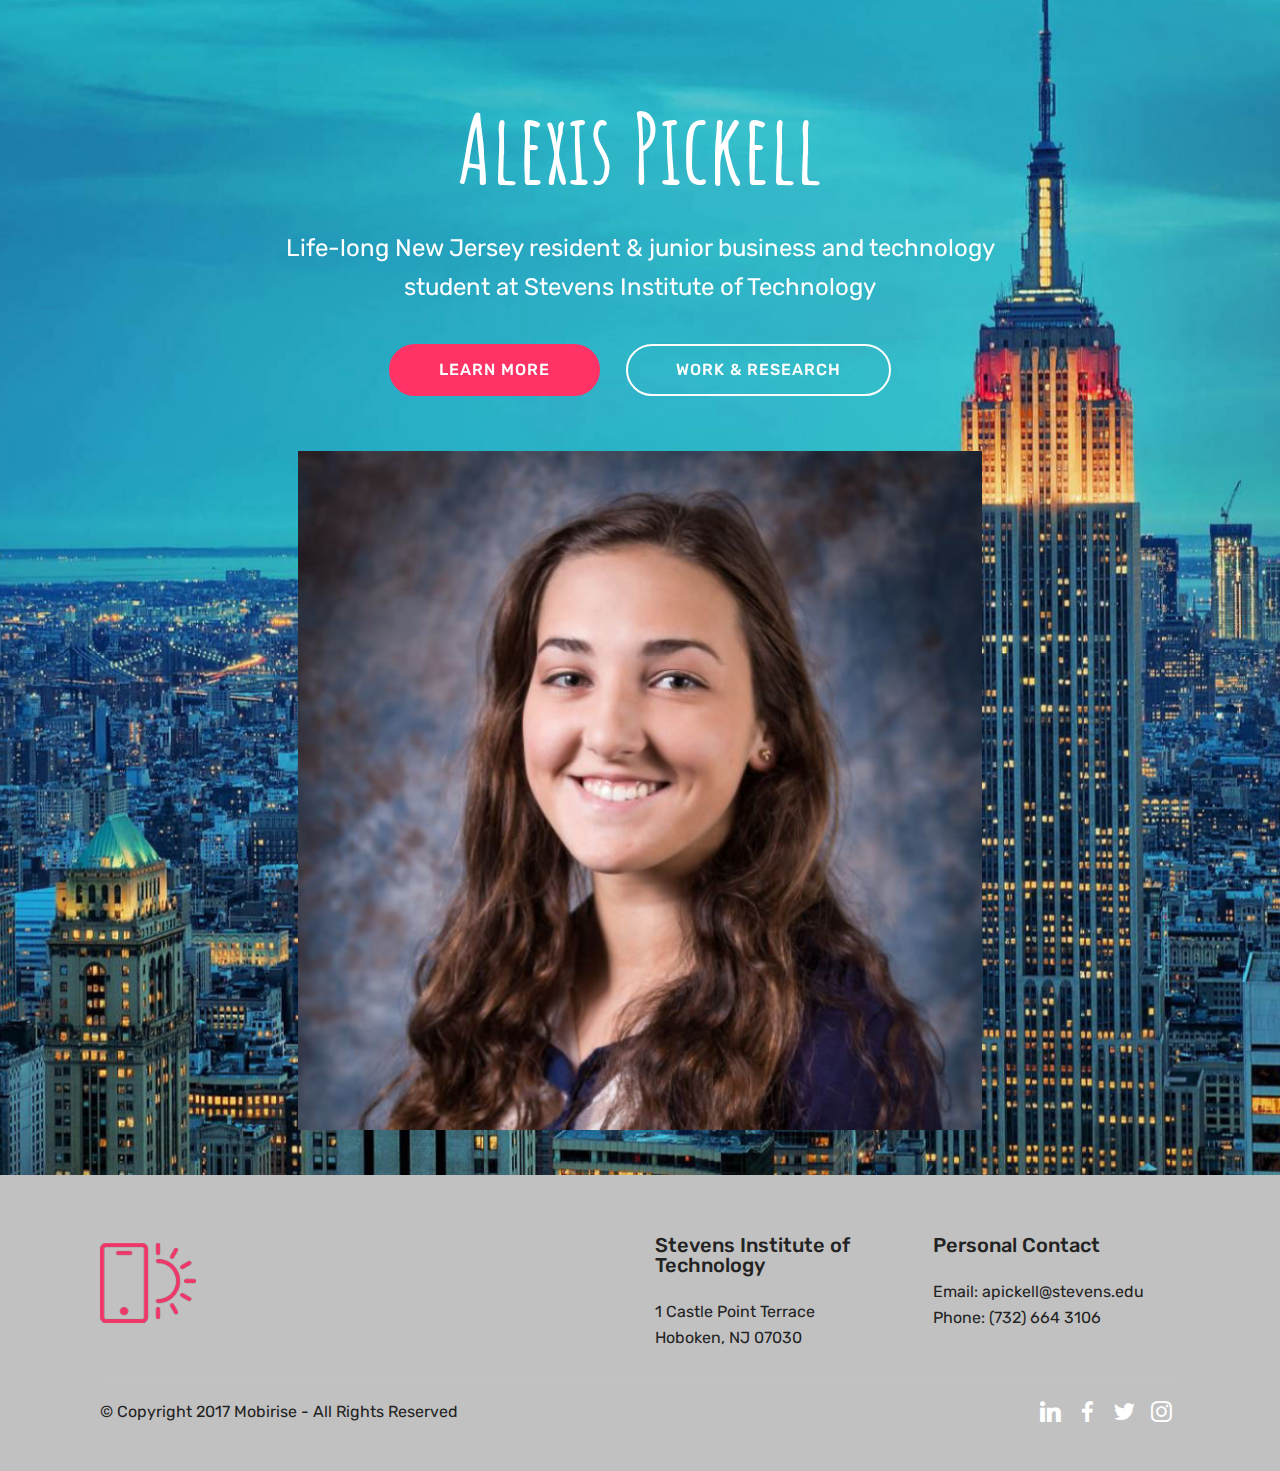
<file: index.html>
<!DOCTYPE html>
<html >
<head>
  <!-- Site made with Mobirise Website Builder v4.7.1, https://mobirise.com -->
  <meta charset="UTF-8">
  <meta http-equiv="X-UA-Compatible" content="IE=edge">
  <meta name="generator" content="Mobirise v4.7.1, mobirise.com">
  <meta name="viewport" content="width=device-width, initial-scale=1, minimum-scale=1">
  <link rel="shortcut icon" href="assets/images/logo4.png" type="image/x-icon">
  <meta name="description" content="">
  <title>Home</title>
  <link rel="stylesheet" href="assets/tether/tether.min.css">
  <link rel="stylesheet" href="assets/bootstrap/css/bootstrap.min.css">
  <link rel="stylesheet" href="assets/bootstrap/css/bootstrap-grid.min.css">
  <link rel="stylesheet" href="assets/bootstrap/css/bootstrap-reboot.min.css">
  <link rel="stylesheet" href="assets/socicon/css/styles.css">
  <link rel="stylesheet" href="assets/theme/css/style.css">
  <link rel="stylesheet" href="assets/mobirise/css/mbr-additional.css" type="text/css">
  
  
  
</head>
<body>
  <section class="header4 cid-qP2qMxAw63 mbr-parallax-background" id="header4-0">

    

    

    <div class="container">
        <div class="row justify-content-md-center">
            <div class="media-content col-md-10">
                <h1 class="mbr-section-title align-center mbr-white pb-3 mbr-bold mbr-fonts-style display-1">
                    Alexis Pickell</h1>
                
                <div class="mbr-text align-center mbr-white pb-3">
                    <p class="mbr-text mbr-fonts-style display-5">Life-long New Jersey resident &amp; junior business and technology <br>student at Stevens Institute of Technology</p>
                </div>
                <div class="mbr-section-btn align-center"><a class="btn btn-md btn-primary display-4" href="page2.html">LEARN MORE</a> <a class="btn btn-md btn-white-outline display-4" href="page3.html">WORK &amp; RESEARCH</a></div>
            </div>
            <div class="mbr-figure pt-5">
                <img src="assets/images/pickell.headshot-587x583.jpg" alt="Mobirise" title="" style="width: 60%;">
            </div>
        </div>
    </div>
</section>

<section class="engine"><a href="https://mobirise.ws/c">best web site maker</a></section><section class="cid-qPp7Xs1jAy" id="footer1-e">

    

    

    <div class="container">
        <div class="media-container-row content text-white">
            <div class="col-12 col-md-3">
                <div class="media-wrap">
                    <a href="https://mobirise.com/">
                        <img src="assets/images/logo2.png" alt="Mobirise">
                    </a>
                </div>
            </div>
            <div class="col-12 col-md-3 mbr-fonts-style display-7">
                <h5 class="pb-3"></h5>
                <p class="mbr-text"></p>
            </div>
            <div class="col-12 col-md-3 mbr-fonts-style display-7">
                <h5 class="pb-3">
                    Stevens Institute of Technology</h5>
                <p class="mbr-text">1 Castle Point Terrace&nbsp;<br>Hoboken, NJ 07030</p>
            </div>
            <div class="col-12 col-md-3 mbr-fonts-style display-7">
                <h5 class="pb-3">Personal Contact</h5>
                <p class="mbr-text">Email: apickell@stevens.edu 
<br>Phone: (732) 664 3106&nbsp;</p>
            </div>
        </div>
        <div class="footer-lower">
            <div class="media-container-row">
                <div class="col-sm-12">
                    <hr>
                </div>
            </div>
            <div class="media-container-row mbr-white">
                <div class="col-sm-6 copyright">
                    <p class="mbr-text mbr-fonts-style display-7">
                        © Copyright 2017 Mobirise - All Rights Reserved
                    </p>
                </div>
                <div class="col-md-6">
                    <div class="social-list align-right">
                        <div class="soc-item">
                            
                                <span class="mbr-iconfont mbr-iconfont-social socicon-linkedin socicon"></span>
                            
                        </div>
                        <div class="soc-item">
                            
                                <span class="mbr-iconfont mbr-iconfont-social socicon-facebook socicon"></span>
                            
                        </div>
                        <div class="soc-item">
                            
                                <span class="mbr-iconfont mbr-iconfont-social socicon-twitter socicon"></span>
                            
                        </div>
                        <div class="soc-item">
                            
                                <span class="mbr-iconfont mbr-iconfont-social socicon-instagram socicon"></span>
                            
                        </div>
                        
                        
                    </div>
                </div>
            </div>
        </div>
    </div>
</section>


  <script src="assets/web/assets/jquery/jquery.min.js"></script>
  <script src="assets/popper/popper.min.js"></script>
  <script src="assets/tether/tether.min.js"></script>
  <script src="assets/bootstrap/js/bootstrap.min.js"></script>
  <script src="assets/smoothscroll/smooth-scroll.js"></script>
  <script src="assets/parallax/jarallax.min.js"></script>
  <script src="assets/theme/js/script.js"></script>
  
  
</body>
</html>
</file>
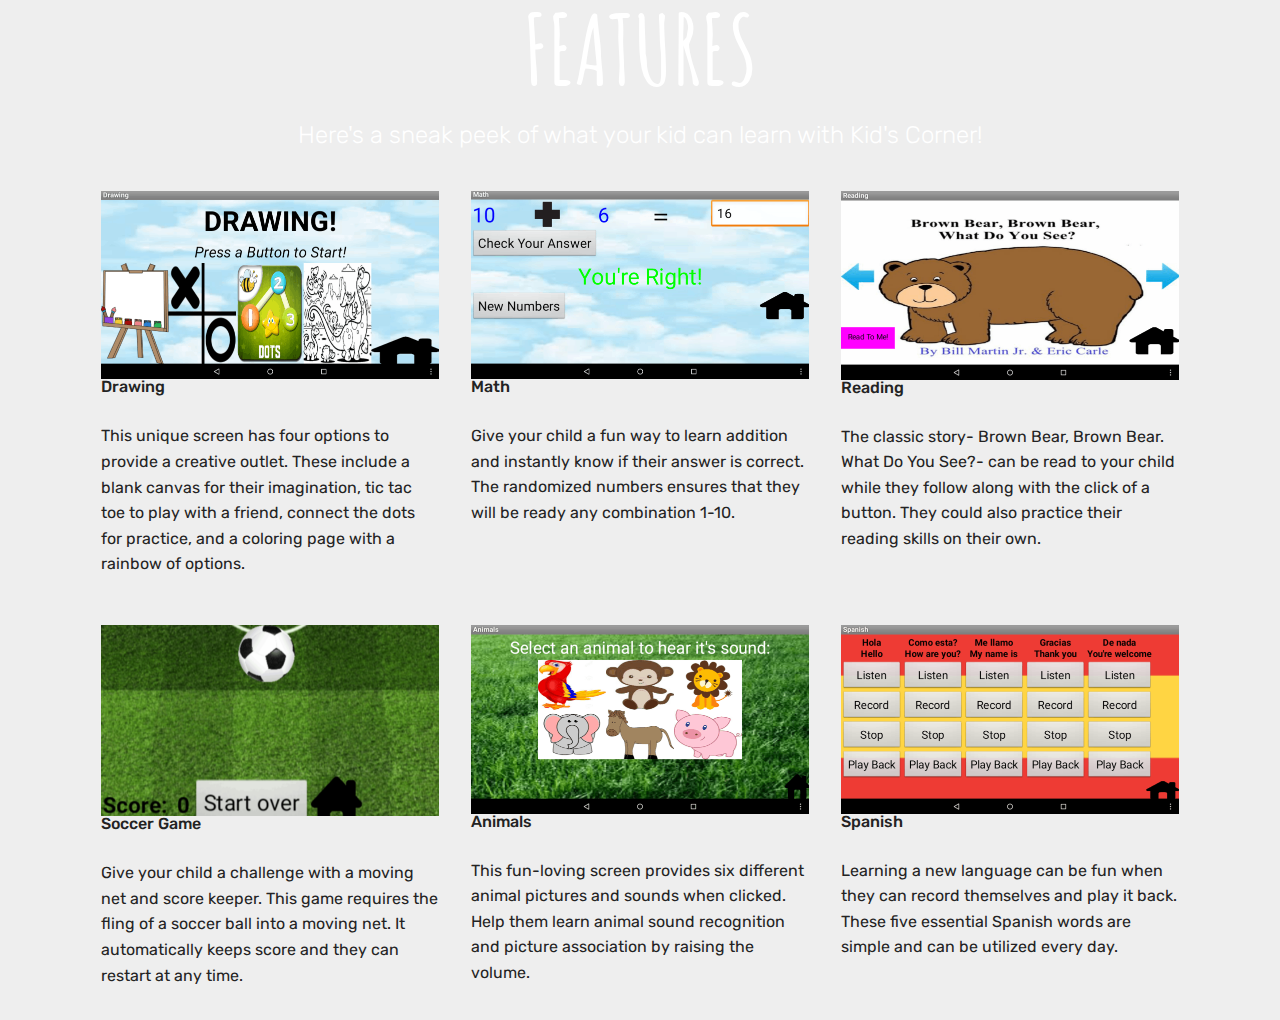
<file: page1.html>
<!DOCTYPE html>
<html >
<head>
  <!-- Site made with Mobirise Website Builder v4.7.1, https://mobirise.com -->
  <meta charset="UTF-8">
  <meta http-equiv="X-UA-Compatible" content="IE=edge">
  <meta name="generator" content="Mobirise v4.7.1, mobirise.com">
  <meta name="viewport" content="width=device-width, initial-scale=1, minimum-scale=1">
  <link rel="shortcut icon" href="assets/images/logo4.png" type="image/x-icon">
  <meta name="description" content="Web Builder Description">
  <title>Features</title>
  <link rel="stylesheet" href="assets/tether/tether.min.css">
  <link rel="stylesheet" href="assets/bootstrap/css/bootstrap.min.css">
  <link rel="stylesheet" href="assets/bootstrap/css/bootstrap-grid.min.css">
  <link rel="stylesheet" href="assets/bootstrap/css/bootstrap-reboot.min.css">
  <link rel="stylesheet" href="assets/theme/css/style.css">
  <link rel="stylesheet" href="assets/mobirise/css/mbr-additional.css" type="text/css">
  
  
  
</head>
<body>
  <section class="mbr-section content5 cid-qQav70COha mbr-parallax-background" id="content5-8">

    

    

    <div class="container">
        <div class="media-container-row">
            <div class="title col-12 col-md-8">
                <h2 class="align-center mbr-bold mbr-white pb-3 mbr-fonts-style display-1">FEATURES</h2>
                <h3 class="mbr-section-subtitle align-center mbr-light mbr-white pb-3 mbr-fonts-style display-5">
                    Here's a sneak peek of what your kid can learn with Kid's Corner!</h3>
                
                
            </div>
        </div>
    </div>
</section>

<section class="engine"><a href="https://mobirise.ws/g">create free website</a></section><section class="features2 cid-qQavoHW3U6" id="features2-9">

    

    
    
    <div class="container">
        <div class="media-container-row">
            <div class="card p-3 col-12 col-md-6 col-lg-4">
                <div class="card-wrapper">
                    <div class="card-img">
                        <img src="assets/images/screenshot-2018-04-24-16-31-31-676x396.png" alt="Mobirise" title="">
                    </div>
                    <div class="card-box">
                        <h4 class="card-title pb-3 mbr-fonts-style display-7">Drawing</h4>
                        <p class="mbr-text mbr-fonts-style display-7">This unique screen has four options to provide a creative outlet. These include a blank canvas for their imagination, tic tac toe to play with a friend, connect the dots for practice, and a coloring page with a rainbow of options.</p>
                    </div>
                </div>
            </div>

            <div class="card p-3 col-12 col-md-6 col-lg-4">
                <div class="card-wrapper">
                    <div class="card-img">
                        <img src="assets/images/screenshot-2018-04-24-16-31-58-676x396.png" alt="Mobirise" title="">
                    </div>
                    <div class="card-box ">
                        <h4 class="card-title pb-3 mbr-fonts-style display-7">
                            Math</h4>
                        <p class="mbr-text mbr-fonts-style display-7">Give your child a fun way to learn addition and instantly know if their answer is correct. The randomized numbers ensures that they will be ready any combination 1-10.&nbsp;</p>
                    </div>
                </div>
            </div>

            <div class="card p-3 col-12 col-md-6 col-lg-4">
                <div class="card-wrapper">
                    <div class="card-img">
                        <img src="assets/images/screenshot-2018-04-24-16-32-10-676x396.png" alt="Mobirise" title="">
                    </div>
                    <div class="card-box">
                        <h4 class="card-title pb-3 mbr-fonts-style display-7">
                            Reading</h4>
                        <p class="mbr-text mbr-fonts-style display-7">The classic story- Brown Bear, Brown Bear. What Do You See?- can be read to your child while they follow along with the click of a button. They could also practice their reading skills on their own.&nbsp;</p>
                    </div>
                </div>
            </div>

            
        </div>
    </div>
</section>

<section class="features2 cid-qQavp0sKcF" id="features2-a">

    

    
    
    <div class="container">
        <div class="media-container-row">
            <div class="card p-3 col-12 col-md-6 col-lg-4">
                <div class="card-wrapper">
                    <div class="card-img">
                        <img src="assets/images/screenshot-2018-04-24-16-32-28-600x1024.png" alt="Mobirise" title="">
                    </div>
                    <div class="card-box">
                        <h4 class="card-title pb-3 mbr-fonts-style display-7">Soccer Game</h4>
                        <p class="mbr-text mbr-fonts-style display-7">Give your child a challenge with a moving net and score keeper. This game requires the fling of a soccer ball into a moving net. It automatically keeps score and they can restart at any time.&nbsp;</p>
                    </div>
                </div>
            </div>

            <div class="card p-3 col-12 col-md-6 col-lg-4">
                <div class="card-wrapper">
                    <div class="card-img">
                        <img src="assets/images/screenshot-2018-04-24-16-32-41-676x396.png" alt="Mobirise" title="">
                    </div>
                    <div class="card-box ">
                        <h4 class="card-title pb-3 mbr-fonts-style display-7">Animals</h4>
                        <p class="mbr-text mbr-fonts-style display-7">This fun-loving screen provides six different animal pictures and sounds when clicked. Help them learn animal sound recognition and picture association by raising the volume.&nbsp;</p>
                    </div>
                </div>
            </div>

            <div class="card p-3 col-12 col-md-6 col-lg-4">
                <div class="card-wrapper">
                    <div class="card-img">
                        <img src="assets/images/screenshot-2018-04-24-16-35-2-676x396.png" alt="Mobirise" title="">
                    </div>
                    <div class="card-box">
                        <h4 class="card-title pb-3 mbr-fonts-style display-7">
                            Spanish</h4>
                        <p class="mbr-text mbr-fonts-style display-7">Learning a new language can be fun when they can record themselves and play it back. These five essential Spanish words are simple and can be utilized every day.&nbsp;</p>
                    </div>
                </div>
            </div>

            
        </div>
    </div>
</section>


  <script src="assets/web/assets/jquery/jquery.min.js"></script>
  <script src="assets/popper/popper.min.js"></script>
  <script src="assets/tether/tether.min.js"></script>
  <script src="assets/bootstrap/js/bootstrap.min.js"></script>
  <script src="assets/smoothscroll/smooth-scroll.js"></script>
  <script src="assets/parallax/jarallax.min.js"></script>
  <script src="assets/theme/js/script.js"></script>
  
  
</body>
</html>
</file>
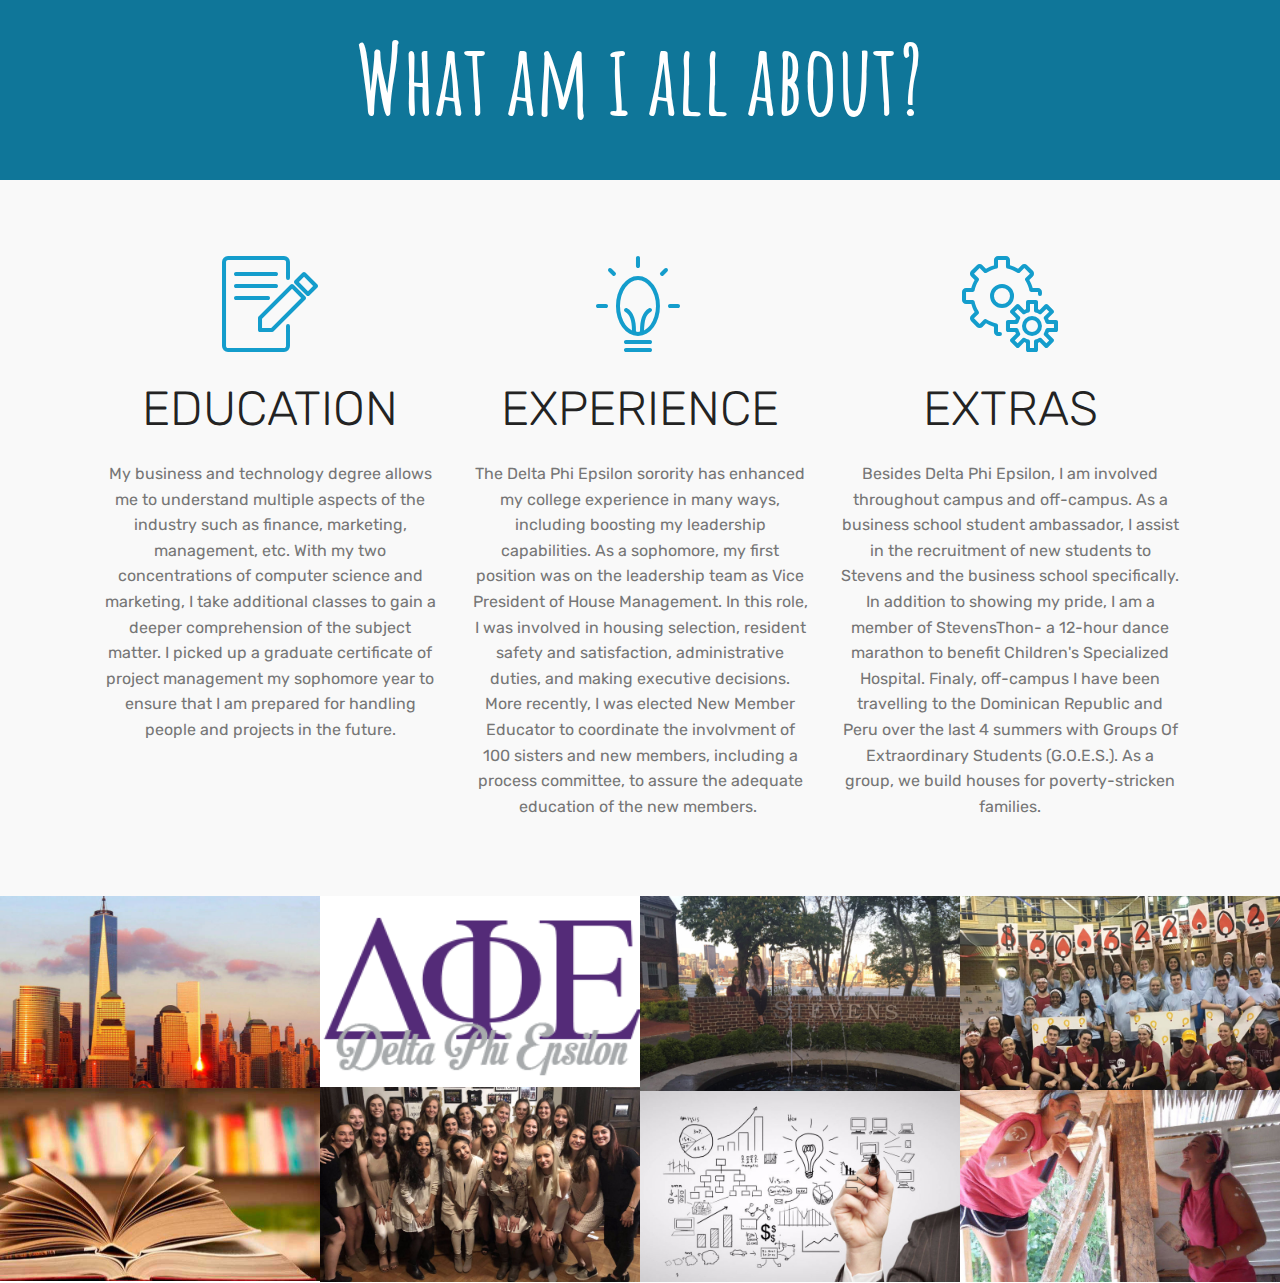
<file: page2.html>
<!DOCTYPE html>
<html >
<head>
  <!-- Site made with Mobirise Website Builder v4.7.1, https://mobirise.com -->
  <meta charset="UTF-8">
  <meta http-equiv="X-UA-Compatible" content="IE=edge">
  <meta name="generator" content="Mobirise v4.7.1, mobirise.com">
  <meta name="viewport" content="width=device-width, initial-scale=1, minimum-scale=1">
  <link rel="shortcut icon" href="assets/images/logo4.png" type="image/x-icon">
  <meta name="description" content="Website Builder Description">
  <title>Learn More</title>
  <link rel="stylesheet" href="assets/web/assets/mobirise-icons/mobirise-icons.css">
  <link rel="stylesheet" href="assets/tether/tether.min.css">
  <link rel="stylesheet" href="assets/bootstrap/css/bootstrap.min.css">
  <link rel="stylesheet" href="assets/bootstrap/css/bootstrap-grid.min.css">
  <link rel="stylesheet" href="assets/bootstrap/css/bootstrap-reboot.min.css">
  <link rel="stylesheet" href="assets/theme/css/style.css">
  <link rel="stylesheet" href="assets/gallery/style.css">
  <link rel="stylesheet" href="assets/mobirise/css/mbr-additional.css" type="text/css">
  
  
  
</head>
<body>
  <section class="mbr-section content5 cid-qPqwF5xD9Y" id="content5-l">

    

    

    <div class="container">
        <div class="media-container-row">
            <div class="title col-12 col-md-8">
                <h2 class="align-center mbr-bold mbr-white pb-3 mbr-fonts-style display-1">
                    What am i all about?</h2>
                
                
                
            </div>
        </div>
    </div>
</section>

<section class="engine"><a href="https://mobirise.ws/k">how to develop free website</a></section><section class="features1 cid-qPquye2Wx0" id="features1-k">
    
    

    
    <div class="container">
        <div class="media-container-row">

            <div class="card p-3 col-12 col-md-6 col-lg-4">
                <div class="card-img pb-3">
                    <span class="mbr-iconfont mbri-edit"></span>
                </div>
                <div class="card-box">
                    <h4 class="card-title py-3 mbr-fonts-style display-2">EDUCATION</h4>
                    <p class="mbr-text mbr-fonts-style display-7">My business and technology degree allows me to understand multiple aspects of the industry such as finance, marketing, management, etc. With my two concentrations of computer science and marketing, I take additional classes to gain a deeper comprehension of the subject matter. I picked up a graduate certificate of project management my sophomore year to ensure that I am prepared for handling people and projects in the future.</p>
                </div>
            </div>

            <div class="card p-3 col-12 col-md-6 col-lg-4">
                <div class="card-img pb-3">
                    <span class="mbr-iconfont mbri-idea"></span>
                </div>
                <div class="card-box">
                    <h4 class="card-title py-3 mbr-fonts-style display-2">EXPERIENCE</h4>
                    <p class="mbr-text mbr-fonts-style display-7">The Delta Phi Epsilon sorority has enhanced my college experience in many ways, including boosting my leadership capabilities. As a sophomore, my first position was on the leadership team as Vice President of House Management. In this role, I was involved in housing selection, resident safety and satisfaction, administrative duties, and making executive decisions. More recently, I was elected New Member Educator to coordinate the involvment of 100 sisters and new members, including a process committee, to assure the adequate education of the new members.&nbsp;</p>
                </div>
            </div>

            <div class="card p-3 col-12 col-md-6 col-lg-4">
                <div class="card-img pb-3">
                    <span class="mbr-iconfont mbri-setting"></span>
                </div>
                <div class="card-box">
                    <h4 class="card-title py-3 mbr-fonts-style display-2">
                        EXTRAS</h4>
                    <p class="mbr-text mbr-fonts-style display-7">
                        Besides Delta Phi Epsilon, I am involved throughout campus and off-campus. As a business school student ambassador, I assist in the recruitment of new students to Stevens and the business school specifically. In addition to showing my pride, I am a member of StevensThon- a 12-hour dance marathon to benefit Children's Specialized Hospital. Finaly, off-campus I have been travelling to the Dominican Republic and Peru over the last 4 summers with Groups Of Extraordinary Students (G.O.E.S.). As a group, we build houses for poverty-stricken families.
                    </p>
                </div>
            </div>

            

        </div>

    </div>

</section>

<section class="mbr-gallery mbr-slider-carousel cid-qPpd8f3XEY" id="gallery3-h">

    

    <div>
        <div><!-- Filter --><!-- Gallery --><div class="mbr-gallery-row"><div class="mbr-gallery-layout-default"><div><div><div class="mbr-gallery-item mbr-gallery-item--pNaN" data-video-url="false" data-tags="Animated"><div href="#lb-gallery3-h" data-slide-to="0" data-toggle="modal"><img src="assets/images/nyc-3-900x900-800x482.jpg" alt="" title=""><span class="icon-focus"></span></div></div><div class="mbr-gallery-item mbr-gallery-item--pNaN" data-video-url="false" data-tags="Creative"><div href="#lb-gallery3-h" data-slide-to="1" data-toggle="modal"><img src="assets/images/dphie-4-250x187-249x149.png" alt="" title=""><span class="icon-focus"></span></div></div><div class="mbr-gallery-item mbr-gallery-item--pNaN" data-video-url="false" data-tags="Awesome"><div href="#lb-gallery3-h" data-slide-to="2" data-toggle="modal"><img src="assets/images/img-764-2000x2667-800x488.jpg" alt="" title=""><span class="icon-focus"></span></div></div><div class="mbr-gallery-item mbr-gallery-item--pNaN" data-video-url="false" data-tags="Responsive"><div href="#lb-gallery3-h" data-slide-to="3" data-toggle="modal"><img src="assets/images/img-3018-2000x1216-800x486.jpg" alt="" title=""><span class="icon-focus"></span></div></div><div class="mbr-gallery-item mbr-gallery-item--pNaN" data-video-url="false" data-tags="Animated"><div href="#lb-gallery3-h" data-slide-to="4" data-toggle="modal"><img src="assets/images/img-227-2000x1500-800x487.jpg" alt="" title=""><span class="icon-focus"></span></div></div><div class="mbr-gallery-item mbr-gallery-item--pNaN" data-video-url="false" data-tags="Responsive"><div href="#lb-gallery3-h" data-slide-to="5" data-toggle="modal"><img src="assets/images/book-2-620x413-620x374.jpg" alt="" title=""><span class="icon-focus"></span></div></div><div class="mbr-gallery-item mbr-gallery-item--pNaN" data-video-url="false" data-tags="Awesome"><div href="#lb-gallery3-h" data-slide-to="6" data-toggle="modal"><img src="assets/images/85-2-1152x864-800x479.jpg" alt="" title=""><span class="icon-focus"></span></div></div><div class="mbr-gallery-item mbr-gallery-item--pNaN" data-video-url="false" data-tags="Awesome"><div href="#lb-gallery3-h" data-slide-to="7" data-toggle="modal"><img src="assets/images/analyst-1430x1064-800x476.jpg" alt="" title=""><span class="icon-focus"></span></div></div></div></div><div class="clearfix"></div></div></div><!-- Lightbox --><div data-app-prevent-settings="" class="mbr-slider modal fade carousel slide" tabindex="-1" data-keyboard="true" data-interval="false" id="lb-gallery3-h"><div class="modal-dialog"><div class="modal-content"><div class="modal-body"><div class="carousel-inner"><div class="carousel-item"><img src="assets/images/nyc-3-900x900.jpg" alt="" title=""></div><div class="carousel-item"><img src="assets/images/dphie-4-250x187.png" alt="" title=""></div><div class="carousel-item"><img src="assets/images/img-764-2000x2667.jpg" alt="" title=""></div><div class="carousel-item"><img src="assets/images/img-3018-2000x1216.jpg" alt="" title=""></div><div class="carousel-item"><img src="assets/images/img-227-2000x1500.jpg" alt="" title=""></div><div class="carousel-item active"><img src="assets/images/book-2-620x413.jpg" alt="" title=""></div><div class="carousel-item"><img src="assets/images/85-2-1152x864.jpg" alt="" title=""></div><div class="carousel-item"><img src="assets/images/analyst-1430x1064.jpg" alt="" title=""></div></div><a class="carousel-control carousel-control-prev" role="button" data-slide="prev" href="#lb-gallery3-h"><span class="mbri-left mbr-iconfont" aria-hidden="true"></span><span class="sr-only">Previous</span></a><a class="carousel-control carousel-control-next" role="button" data-slide="next" href="#lb-gallery3-h"><span class="mbri-right mbr-iconfont" aria-hidden="true"></span><span class="sr-only">Next</span></a><a class="close" href="#" role="button" data-dismiss="modal"><span class="sr-only">Close</span></a></div></div></div></div></div>
    </div>

</section>


  <script src="assets/web/assets/jquery/jquery.min.js"></script>
  <script src="assets/popper/popper.min.js"></script>
  <script src="assets/tether/tether.min.js"></script>
  <script src="assets/bootstrap/js/bootstrap.min.js"></script>
  <script src="assets/smoothscroll/smooth-scroll.js"></script>
  <script src="assets/bootstrapcarouselswipe/bootstrap-carousel-swipe.js"></script>
  <script src="assets/vimeoplayer/jquery.mb.vimeo_player.js"></script>
  <script src="assets/masonry/masonry.pkgd.min.js"></script>
  <script src="assets/imagesloaded/imagesloaded.pkgd.min.js"></script>
  <script src="assets/theme/js/script.js"></script>
  <script src="assets/gallery/player.min.js"></script>
  <script src="assets/gallery/script.js"></script>
  <script src="assets/slidervideo/script.js"></script>
  
  
</body>
</html>
</file>
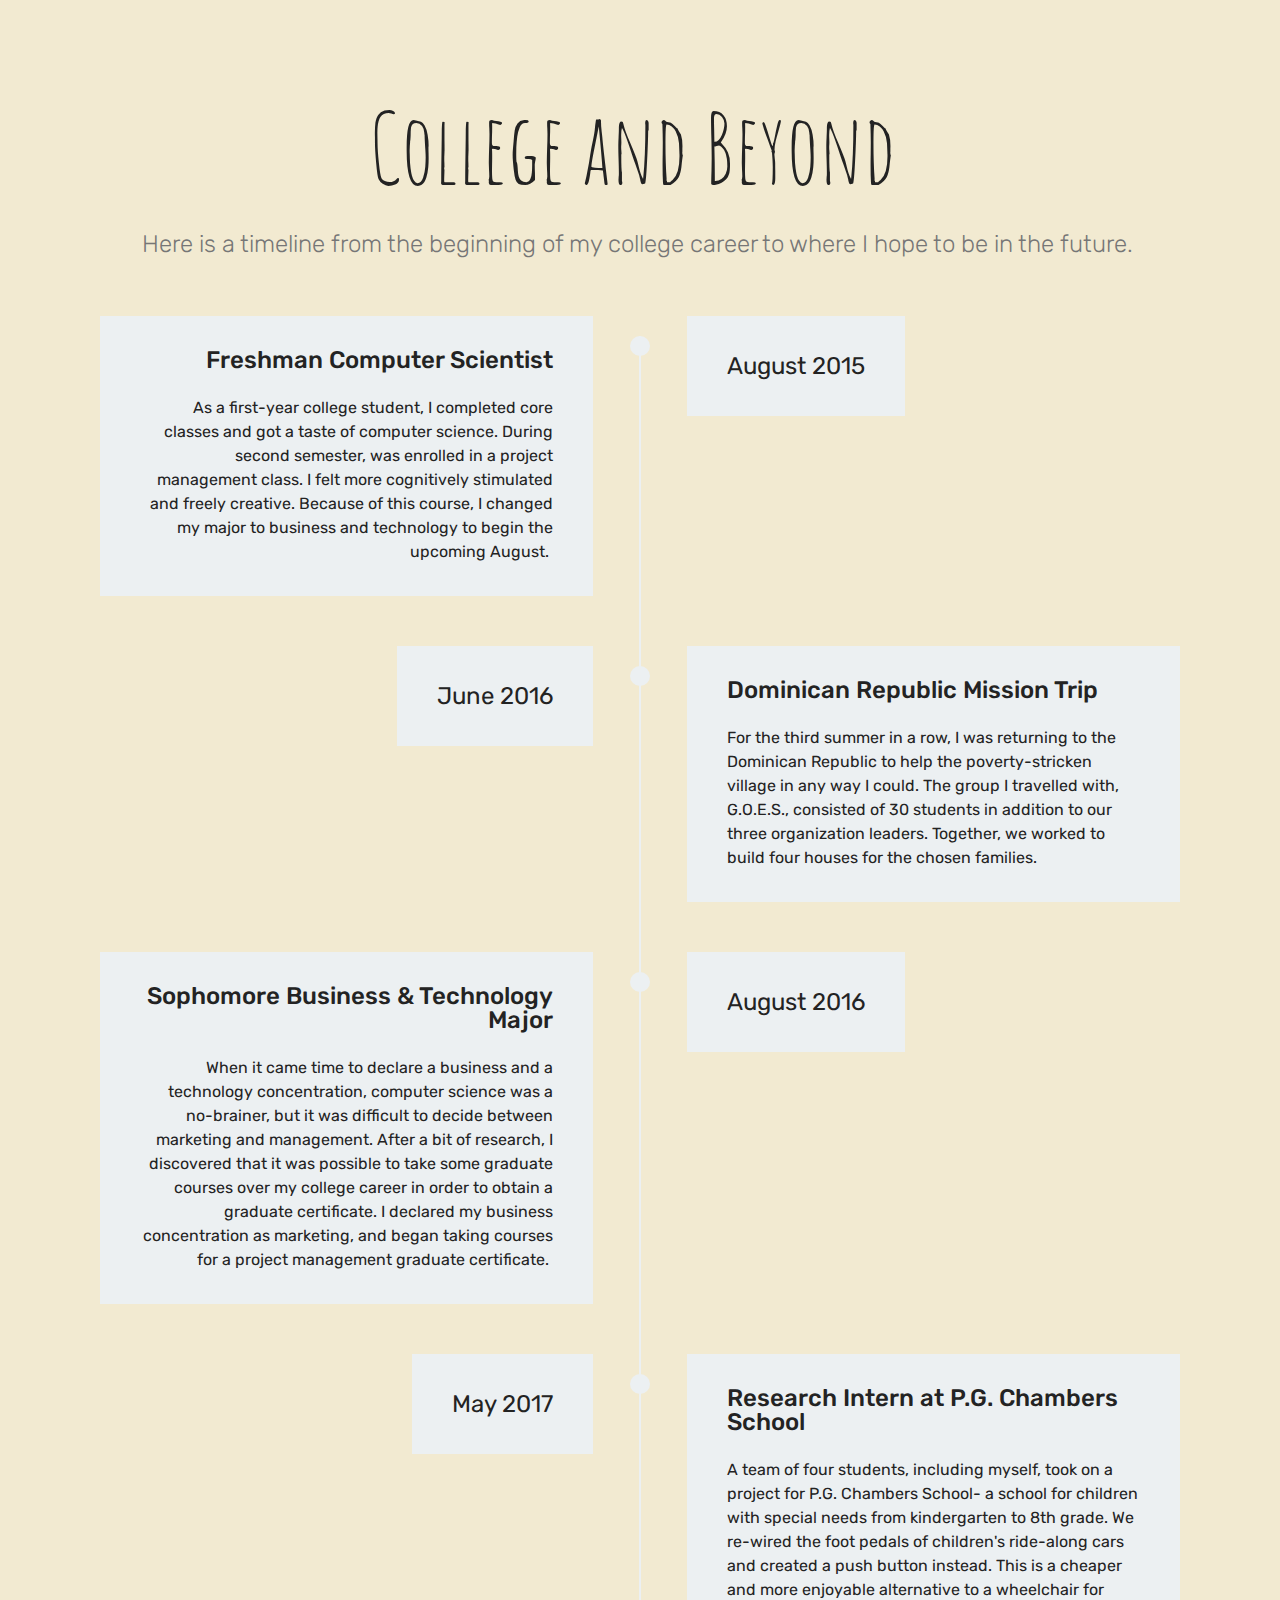
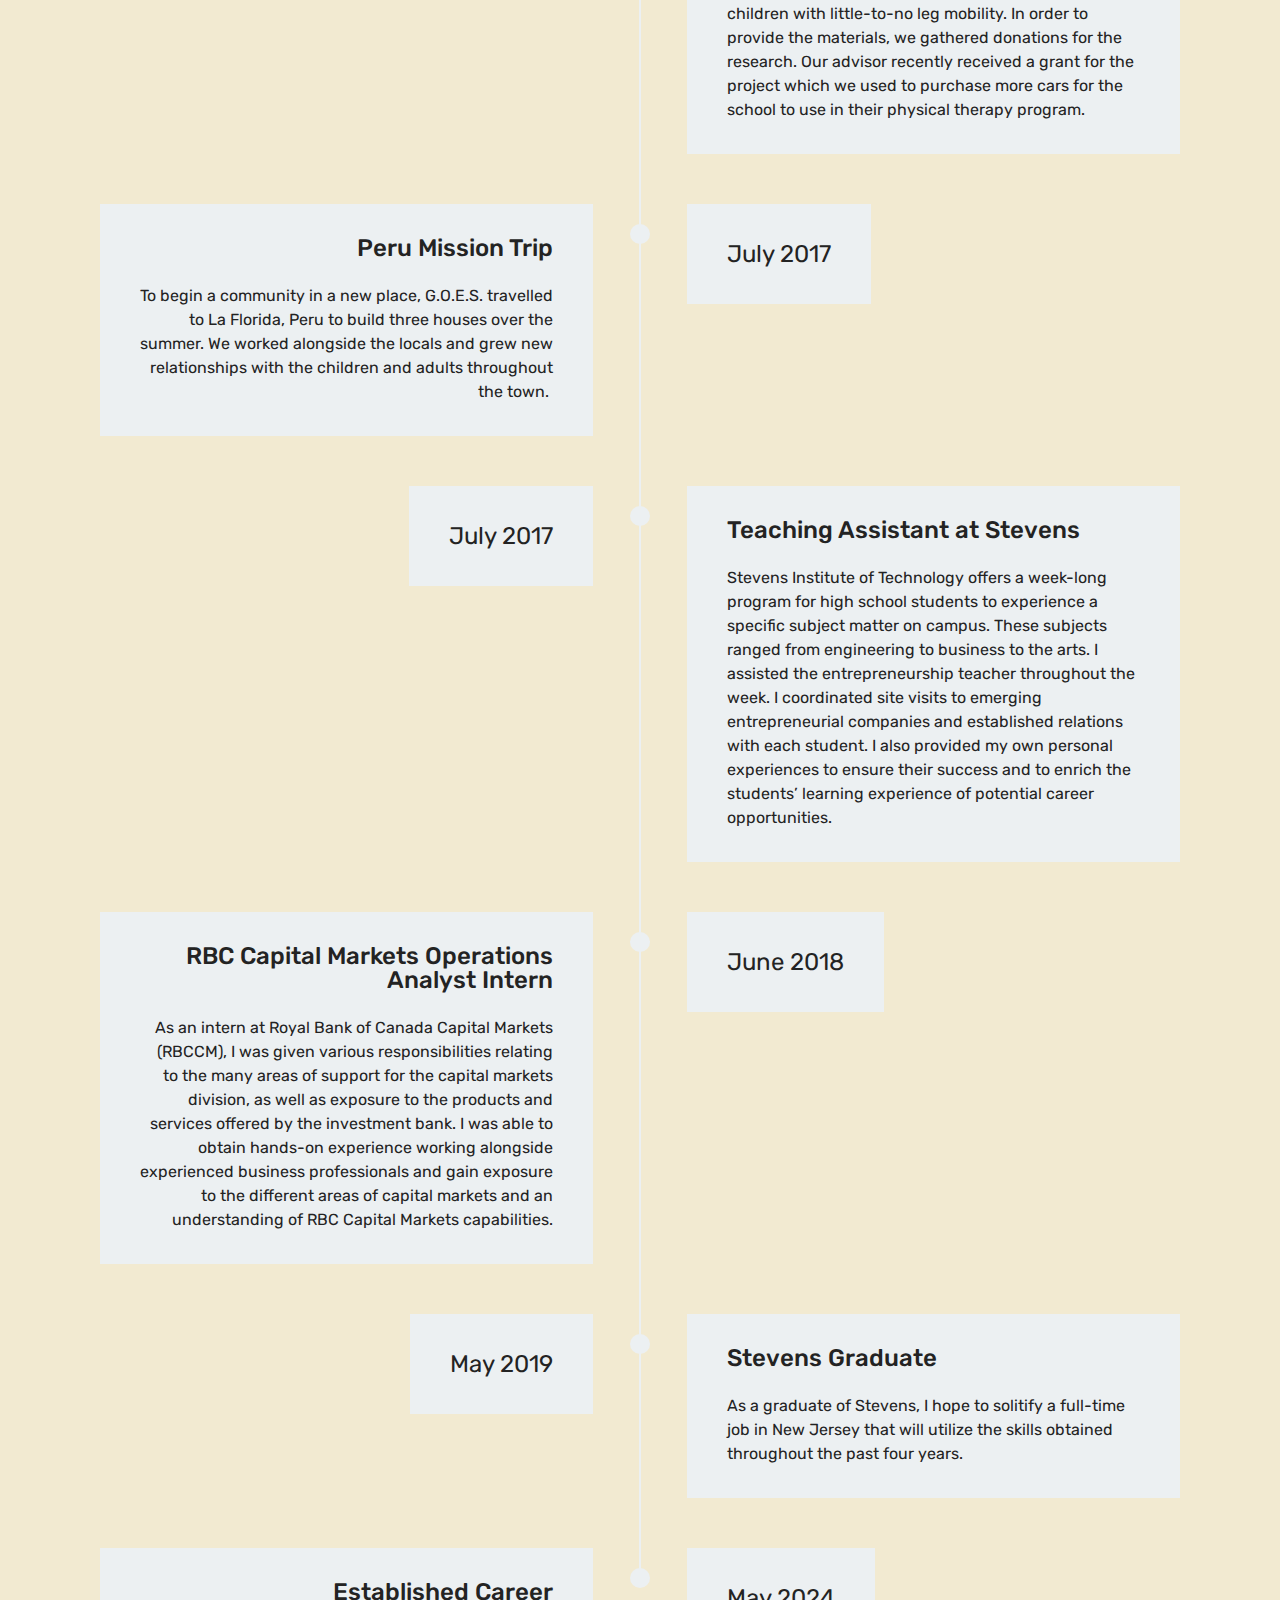
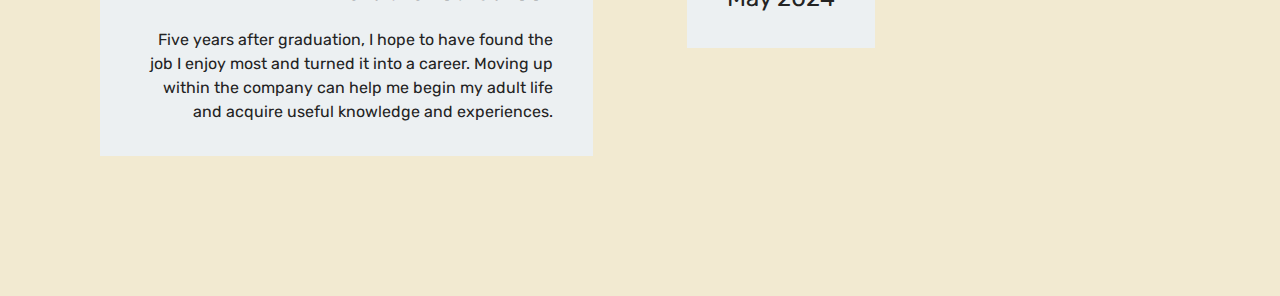
<file: page3.html>
<!DOCTYPE html>
<html >
<head>
  <!-- Site made with Mobirise Website Builder v4.7.1, https://mobirise.com -->
  <meta charset="UTF-8">
  <meta http-equiv="X-UA-Compatible" content="IE=edge">
  <meta name="generator" content="Mobirise v4.7.1, mobirise.com">
  <meta name="viewport" content="width=device-width, initial-scale=1, minimum-scale=1">
  <link rel="shortcut icon" href="assets/images/logo4.png" type="image/x-icon">
  <meta name="description" content="Website Builder Description">
  <title>Work &amp; Research</title>
  <link rel="stylesheet" href="assets/tether/tether.min.css">
  <link rel="stylesheet" href="assets/bootstrap/css/bootstrap.min.css">
  <link rel="stylesheet" href="assets/bootstrap/css/bootstrap-grid.min.css">
  <link rel="stylesheet" href="assets/bootstrap/css/bootstrap-reboot.min.css">
  <link rel="stylesheet" href="assets/theme/css/style.css">
  <link rel="stylesheet" href="assets/mobirise/css/mbr-additional.css" type="text/css">
  
  
  
</head>
<body>
  <section class="timeline1 cid-qPpasAIurc" id="timeline1-f">

    

    

    <div class="container align-center">
        <h2 class="mbr-section-title pb-3 mbr-fonts-style display-1">
            College and Beyond&nbsp;</h2>
        <h3 class="mbr-section-subtitle pb-5 mbr-fonts-style display-5">
            Here is a timeline from the beginning of my college career to where I hope to be in the future.&nbsp;</h3>

        <div class="container timelines-container" mbri-timelines="">
            <div class="row timeline-element reverse separline">      
                 <div class="timeline-date-panel col-xs-12 col-md-6  align-left">         
                    <div class="time-line-date-content">
                        <p class="mbr-timeline-date mbr-fonts-style display-5">August 2015</p>
                    </div>
                </div>
           <span class="iconBackground"></span>
            <div class="col-xs-12 col-md-6 align-right">
                <div class="timeline-text-content">
                    <h4 class="mbr-timeline-title pb-3 mbr-fonts-style display-5">
                        Freshman Computer Scientist</h4>
                    <p class="mbr-timeline-text mbr-fonts-style display-7">As a first-year college student, I completed core classes and got a taste of computer science. During second semester, was enrolled in a project management class. I felt more cognitively stimulated and freely creative. Because of this course, I changed my major to business and technology to begin the upcoming August.&nbsp;</p>
                 </div>
            </div>
            </div>

            <div class="row timeline-element  separline">
                <div class="timeline-date-panel col-xs-12 col-md-6 align-right">
                    <div class="time-line-date-content">
                        <p class="mbr-timeline-date mbr-fonts-style display-5">
                            June 2016</p>
                    </div>
                </div>
                <span class="iconBackground"></span>
                <div class="col-xs-12 col-md-6 align-left ">
                    <div class="timeline-text-content">
                        <h4 class="mbr-timeline-title pb-3 mbr-fonts-style display-5">Dominican Republic Mission Trip</h4>
                        <p class="mbr-timeline-text mbr-fonts-style display-7">For the third summer in a row, I was returning to the Dominican Republic to help the poverty-stricken village in any way I could. The group I travelled with, G.O.E.S., consisted of 30 students in addition to our three organization leaders. Together, we worked to build four houses for the chosen families.&nbsp;</p>
                    </div>
                </div>
            </div> 


            <div class="row timeline-element reverse separline">
                <div class="timeline-date-panel col-xs-12 col-md-6  align-left">
                    <div class="time-line-date-content">
                        <p class="mbr-timeline-date mbr-fonts-style display-5">August 2016</p>
                    </div>
                </div>
                <span class="iconBackground"></span>
                <div class="col-xs-12 col-md-6 align-right">
                    <div class="timeline-text-content">
                        <h4 class="mbr-timeline-title pb-3 mbr-fonts-style display-5">Sophomore Business &amp; Technology Major</h4>      
                        <p class="mbr-timeline-text mbr-fonts-style display-7">When it came time to declare a business and a technology concentration, computer science was a no-brainer, but it was difficult to decide between marketing and management. After a bit of research, I discovered that it was possible to take some graduate courses over my college career in order to obtain a graduate certificate. I declared my business concentration as marketing, and began taking courses for a project management graduate certificate.&nbsp;</p>
                    </div>
                </div>
            </div>

            <div class="row timeline-element  separline">
                <div class="timeline-date-panel col-xs-12 col-md-6 align-right">
                    <div class="time-line-date-content">
                        <p class="mbr-timeline-date mbr-fonts-style display-5">May 2017</p>
                    </div>
                </div>
                <span class="iconBackground"></span>
                <div class="col-xs-12 col-md-6 align-left ">
                    <div class="timeline-text-content">
                        <h4 class="mbr-timeline-title pb-3 mbr-fonts-style display-5">Research Intern at P.G. Chambers School</h4>
                        <p class="mbr-timeline-text mbr-fonts-style display-7">A team of four students, including myself, took on a project for P.G. Chambers School- a school for children with special needs from kindergarten to 8th grade. We re-wired the foot pedals of children's ride-along cars and created a push button instead. This is a cheaper and more enjoyable alternative to a wheelchair for children with little-to-no leg mobility. In order to provide the materials, we gathered donations for the research. Our advisor recently received a grant for the project which we used to purchase more cars for the school to use in their physical therapy program.&nbsp;</p>
                    </div>
                </div>
            </div>


            <div class="row timeline-element reverse separline">
                <div class="timeline-date-panel col-xs-12 col-md-6  align-left">
                    <div class="time-line-date-content">
                        <p class="mbr-timeline-date mbr-fonts-style display-5">July 2017</p>
                    </div>
                </div>
                <span class="iconBackground"></span>
                <div class="col-xs-12 col-md-6 align-right">
                    <div class="timeline-text-content">
                        <h4 class="mbr-timeline-title pb-3 mbr-fonts-style display-5">Peru Mission Trip</h4>
                        <p class="mbr-timeline-text mbr-fonts-style display-7">To begin a community in a new place, G.O.E.S. travelled to La Florida, Peru to build three houses over the summer. We worked alongside the locals and grew new relationships with the children and adults throughout the town.&nbsp;</p>
                    </div>
                </div>
            </div>


            <div class="row timeline-element separline">
                <div class="timeline-date-panel col-xs-12 col-md-6 align-right">
                    <div class="time-line-date-content">
                       <p class="mbr-timeline-date mbr-fonts-style display-5">
                            July 2017</p>
                    </div>
                </div>
                <span class="iconBackground"></span>
                <div class="col-xs-12 col-md-6 align-left ">
                    <div class="timeline-text-content">
                        <h4 class="mbr-timeline-title pb-3 mbr-fonts-style display-5">Teaching Assistant at Stevens</h4>
                        <p class="mbr-timeline-text mbr-fonts-style display-7">
                            Stevens Institute of Technology offers a week-long program for high school students to experience a specific subject matter on campus. These subjects ranged from engineering to business to the arts. I assisted the entrepreneurship teacher throughout the week. I coordinated site visits to emerging entrepreneurial companies and established relations with each student. I also provided my own personal experiences to ensure their success and to enrich the students’ learning experience of potential career opportunities.&nbsp;</p>
                    </div>
                </div>
            </div>

            <div class="row timeline-element reverse separline">
                <div class="timeline-date-panel col-xs-12 col-md-6  align-left">
                    <div class="time-line-date-content">
                        <p class="mbr-timeline-date mbr-fonts-style display-5">June 2018</p>
                    </div>
                </div>
                <span class="iconBackground"></span>
                <div class="col-xs-12 col-md-6 align-right">
                    <div class="timeline-text-content">
                        <h4 class="mbr-timeline-title pb-3 mbr-fonts-style display-5">RBC Capital Markets Operations Analyst Intern</h4>
                        <p class="mbr-timeline-text mbr-fonts-style display-7">As an intern at Royal Bank of Canada Capital Markets (RBCCM), I was given various responsibilities relating to the many areas of support for the capital markets division, as well as exposure to the products and services offered by the investment bank. I was able to obtain hands-on experience working alongside experienced business professionals and gain exposure to the different areas of capital markets and an understanding of RBC Capital Markets capabilities.
                        </p>
                    </div>
                </div>
            </div>

            <div class="row timeline-element separline">
                <div class="timeline-date-panel col-xs-12 col-md-6 align-right">
                    <div class="time-line-date-content">
                        <p class="mbr-timeline-date mbr-fonts-style display-5">May 2019</p>
                    </div>
                </div>
                <span class="iconBackground"></span>
                <div class="col-xs-12 col-md-6 align-left ">
                    <div class="timeline-text-content">
                        <h4 class="mbr-timeline-title pb-3 mbr-fonts-style display-5">Stevens Graduate</h4>
                        <p class="mbr-timeline-text mbr-fonts-style display-7">As a graduate of Stevens, I hope to solitify a full-time job in New Jersey that will utilize the skills obtained throughout the past four years.&nbsp;</p>
                    </div>
                </div>
            </div>

            <div class="row timeline-element reverse">
                <div class="timeline-date-panel col-xs-12 col-md-6  align-left">
                    <div class="time-line-date-content">
                        <p class="mbr-timeline-date mbr-fonts-style display-5">
                           May 2024</p>
                    </div>
                </div>
                <span class="iconBackground"></span>
                <div class="col-xs-12 col-md-6 align-right">
                    <div class="timeline-text-content">
                        <h4 class="mbr-timeline-title pb-3 mbr-fonts-style display-5">Established Career</h4>

                        <p class="mbr-timeline-text mbr-fonts-style display-7">Five years after graduation, I hope to have found the job I enjoy most and turned it into a career. Moving up within the company can help me begin my adult life and acquire useful knowledge and experiences.</p>
                    </div>
                </div>
            </div>

            

            

            
        </div>
    </div>
</section>


  <section class="engine"><a href="https://mobirise.ws/l">html website maker</a></section><script src="assets/web/assets/jquery/jquery.min.js"></script>
  <script src="assets/popper/popper.min.js"></script>
  <script src="assets/tether/tether.min.js"></script>
  <script src="assets/bootstrap/js/bootstrap.min.js"></script>
  <script src="assets/smoothscroll/smooth-scroll.js"></script>
  <script src="assets/theme/js/script.js"></script>
  
  
</body>
</html>
</file>
<file: assets/socicon/css/styles.css>
@charset "UTF-8";

@font-face {
  font-family: "socicon";
  src:url("../fonts/socicon.eot");
  src:url("../fonts/socicon.eot?#iefix") format("embedded-opentype"),
    url("../fonts/socicon.woff") format("woff"),
    url("../fonts/socicon.ttf") format("truetype"),
    url("../fonts/socicon.svg#socicon") format("svg");
  font-weight: normal;
  font-style: normal;

}

[data-icon]:before {
  font-family: "socicon" !important;
  content: attr(data-icon);
  font-style: normal !important;
  font-weight: normal !important;
  font-variant: normal !important;
  text-transform: none !important;
  speak: none;
  line-height: 1;
  -webkit-font-smoothing: antialiased;
  -moz-osx-font-smoothing: grayscale;
}

[class^="socicon-"]:before,
[class*=" socicon-"]:before {
  font-family: "socicon" !important;
  font-style: normal !important;
  font-weight: normal !important;
  font-variant: normal !important;
  text-transform: none !important;
  speak: none;
  line-height: 1;
  -webkit-font-smoothing: antialiased;
  -moz-osx-font-smoothing: grayscale;
}

.socicon-modelmayhem:before {
  content: "\e000";
}
.socicon-mixcloud:before {
  content: "\e001";
}
.socicon-drupal:before {
  content: "\e002";
}
.socicon-swarm:before {
  content: "\e003";
}
.socicon-istock:before {
  content: "\e004";
}
.socicon-yammer:before {
  content: "\e005";
}
.socicon-ello:before {
  content: "\e006";
}
.socicon-stackoverflow:before {
  content: "\e007";
}
.socicon-persona:before {
  content: "\e008";
}
.socicon-triplej:before {
  content: "\e009";
}
.socicon-houzz:before {
  content: "\e00a";
}
.socicon-rss:before {
  content: "\e00b";
}
.socicon-paypal:before {
  content: "\e00c";
}
.socicon-odnoklassniki:before {
  content: "\e00d";
}
.socicon-airbnb:before {
  content: "\e00e";
}
.socicon-periscope:before {
  content: "\e00f";
}
.socicon-outlook:before {
  content: "\e010";
}
.socicon-coderwall:before {
  content: "\e011";
}
.socicon-tripadvisor:before {
  content: "\e012";
}
.socicon-appnet:before {
  content: "\e013";
}
.socicon-goodreads:before {
  content: "\e014";
}
.socicon-tripit:before {
  content: "\e015";
}
.socicon-lanyrd:before {
  content: "\e016";
}
.socicon-slideshare:before {
  content: "\e017";
}
.socicon-buffer:before {
  content: "\e018";
}
.socicon-disqus:before {
  content: "\e019";
}
.socicon-vkontakte:before {
  content: "\e01a";
}
.socicon-whatsapp:before {
  content: "\e01b";
}
.socicon-patreon:before {
  content: "\e01c";
}
.socicon-storehouse:before {
  content: "\e01d";
}
.socicon-pocket:before {
  content: "\e01e";
}
.socicon-mail:before {
  content: "\e01f";
}
.socicon-blogger:before {
  content: "\e020";
}
.socicon-technorati:before {
  content: "\e021";
}
.socicon-reddit:before {
  content: "\e022";
}
.socicon-dribbble:before {
  content: "\e023";
}
.socicon-stumbleupon:before {
  content: "\e024";
}
.socicon-digg:before {
  content: "\e025";
}
.socicon-envato:before {
  content: "\e026";
}
.socicon-behance:before {
  content: "\e027";
}
.socicon-delicious:before {
  content: "\e028";
}
.socicon-deviantart:before {
  content: "\e029";
}
.socicon-forrst:before {
  content: "\e02a";
}
.socicon-play:before {
  content: "\e02b";
}
.socicon-zerply:before {
  content: "\e02c";
}
.socicon-wikipedia:before {
  content: "\e02d";
}
.socicon-apple:before {
  content: "\e02e";
}
.socicon-flattr:before {
  content: "\e02f";
}
.socicon-github:before {
  content: "\e030";
}
.socicon-renren:before {
  content: "\e031";
}
.socicon-friendfeed:before {
  content: "\e032";
}
.socicon-newsvine:before {
  content: "\e033";
}
.socicon-identica:before {
  content: "\e034";
}
.socicon-bebo:before {
  content: "\e035";
}
.socicon-zynga:before {
  content: "\e036";
}
.socicon-steam:before {
  content: "\e037";
}
.socicon-xbox:before {
  content: "\e038";
}
.socicon-windows:before {
  content: "\e039";
}
.socicon-qq:before {
  content: "\e03a";
}
.socicon-douban:before {
  content: "\e03b";
}
.socicon-meetup:before {
  content: "\e03c";
}
.socicon-playstation:before {
  content: "\e03d";
}
.socicon-android:before {
  content: "\e03e";
}
.socicon-snapchat:before {
  content: "\e03f";
}
.socicon-twitter:before {
  content: "\e040";
}
.socicon-facebook:before {
  content: "\e041";
}
.socicon-googleplus:before {
  content: "\e042";
}
.socicon-pinterest:before {
  content: "\e043";
}
.socicon-foursquare:before {
  content: "\e044";
}
.socicon-yahoo:before {
  content: "\e045";
}
.socicon-skype:before {
  content: "\e046";
}
.socicon-yelp:before {
  content: "\e047";
}
.socicon-feedburner:before {
  content: "\e048";
}
.socicon-linkedin:before {
  content: "\e049";
}
.socicon-viadeo:before {
  content: "\e04a";
}
.socicon-xing:before {
  content: "\e04b";
}
.socicon-myspace:before {
  content: "\e04c";
}
.socicon-soundcloud:before {
  content: "\e04d";
}
.socicon-spotify:before {
  content: "\e04e";
}
.socicon-grooveshark:before {
  content: "\e04f";
}
.socicon-lastfm:before {
  content: "\e050";
}
.socicon-youtube:before {
  content: "\e051";
}
.socicon-vimeo:before {
  content: "\e052";
}
.socicon-dailymotion:before {
  content: "\e053";
}
.socicon-vine:before {
  content: "\e054";
}
.socicon-flickr:before {
  content: "\e055";
}
.socicon-500px:before {
  content: "\e056";
}
.socicon-wordpress:before {
  content: "\e058";
}
.socicon-tumblr:before {
  content: "\e059";
}
.socicon-twitch:before {
  content: "\e05a";
}
.socicon-8tracks:before {
  content: "\e05b";
}
.socicon-amazon:before {
  content: "\e05c";
}
.socicon-icq:before {
  content: "\e05d";
}
.socicon-smugmug:before {
  content: "\e05e";
}
.socicon-ravelry:before {
  content: "\e05f";
}
.socicon-weibo:before {
  content: "\e060";
}
.socicon-baidu:before {
  content: "\e061";
}
.socicon-angellist:before {
  content: "\e062";
}
.socicon-ebay:before {
  content: "\e063";
}
.socicon-imdb:before {
  content: "\e064";
}
.socicon-stayfriends:before {
  content: "\e065";
}
.socicon-residentadvisor:before {
  content: "\e066";
}
.socicon-google:before {
  content: "\e067";
}
.socicon-yandex:before {
  content: "\e068";
}
.socicon-sharethis:before {
  content: "\e069";
}
.socicon-bandcamp:before {
  content: "\e06a";
}
.socicon-itunes:before {
  content: "\e06b";
}
.socicon-deezer:before {
  content: "\e06c";
}
.socicon-telegram:before {
  content: "\e06e";
}
.socicon-openid:before {
  content: "\e06f";
}
.socicon-amplement:before {
  content: "\e070";
}
.socicon-viber:before {
  content: "\e071";
}
.socicon-zomato:before {
  content: "\e072";
}
.socicon-draugiem:before {
  content: "\e074";
}
.socicon-endomodo:before {
  content: "\e075";
}
.socicon-filmweb:before {
  content: "\e076";
}
.socicon-stackexchange:before {
  content: "\e077";
}
.socicon-wykop:before {
  content: "\e078";
}
.socicon-teamspeak:before {
  content: "\e079";
}
.socicon-teamviewer:before {
  content: "\e07a";
}
.socicon-ventrilo:before {
  content: "\e07b";
}
.socicon-younow:before {
  content: "\e07c";
}
.socicon-raidcall:before {
  content: "\e07d";
}
.socicon-mumble:before {
  content: "\e07e";
}
.socicon-medium:before {
  content: "\e06d";
}
.socicon-bebee:before {
  content: "\e07f";
}
.socicon-hitbox:before {
  content: "\e080";
}
.socicon-reverbnation:before {
  content: "\e081";
}
.socicon-formulr:before {
  content: "\e082";
}
.socicon-instagram:before {
  content: "\e057";
}
.socicon-battlenet:before {
  content: "\e083";
}
.socicon-chrome:before {
  content: "\e084";
}
.socicon-discord:before {
  content: "\e086";
}
.socicon-issuu:before {
  content: "\e087";
}
.socicon-macos:before {
  content: "\e088";
}
.socicon-firefox:before {
  content: "\e089";
}
.socicon-opera:before {
  content: "\e08d";
}
.socicon-keybase:before {
  content: "\e090";
}
.socicon-alliance:before {
  content: "\e091";
}
.socicon-livejournal:before {
  content: "\e092";
}
.socicon-googlephotos:before {
  content: "\e093";
}
.socicon-horde:before {
  content: "\e094";
}
.socicon-etsy:before {
  content: "\e095";
}
.socicon-zapier:before {
  content: "\e096";
}
.socicon-google-scholar:before {
  content: "\e097";
}
.socicon-researchgate:before {
  content: "\e098";
}
.socicon-wechat:before {
  content: "\e099";
}
.socicon-strava:before {
  content: "\e09a";
}
.socicon-line:before {
  content: "\e09b";
}
.socicon-lyft:before {
  content: "\e09c";
}
.socicon-uber:before {
  content: "\e09d";
}
.socicon-songkick:before {
  content: "\e09e";
}
.socicon-viewbug:before {
  content: "\e09f";
}
.socicon-googlegroups:before {
  content: "\e0a0";
}
.socicon-quora:before {
  content: "\e073";
}
.socicon-diablo:before {
  content: "\e085";
}
.socicon-blizzard:before {
  content: "\e0a1";
}
.socicon-hearthstone:before {
  content: "\e08b";
}
.socicon-heroes:before {
  content: "\e08a";
}
.socicon-overwatch:before {
  content: "\e08c";
}
.socicon-warcraft:before {
  content: "\e08e";
}
.socicon-starcraft:before {
  content: "\e08f";
}
.socicon-beam:before {
  content: "\e0a2";
}
.socicon-curse:before {
  content: "\e0a3";
}
.socicon-player:before {
  content: "\e0a4";
}
.socicon-streamjar:before {
  content: "\e0a5";
}
.socicon-nintendo:before {
  content: "\e0a6";
}
.socicon-hellocoton:before {
  content: "\e0a7";
}
</file>
<file: assets/theme/css/style.css>
/*!
 * Mobirise v4 theme (https://mobirise.com/)
 * Copyright 2017 Mobirise
 */
section {
  background-color: #eeeeee; }

section,
.container,
.container-fluid {
  position: relative;
  word-wrap: break-word; }

a.mbr-iconfont:hover {
  text-decoration: none; }

.article .lead p, .article .lead ul, .article .lead ol, .article .lead pre, .article .lead blockquote {
  margin-bottom: 0; }

a {
  font-style: normal;
  font-weight: 400;
  cursor: pointer; }
  a, a:hover {
    text-decoration: none; }

figure {
  margin-bottom: 0; }

body {
  color: #232323; }

h1, h2, h3, h4, h5, h6,
.h1, .h2, .h3, .h4, .h5, .h6,
.display-1, .display-2, .display-3, .display-4 {
  line-height: 1;
  word-break: break-word;
  word-wrap: break-word; }

b, strong {
  font-weight: bold; }

blockquote {
  padding: 10px 0 10px 20px;
  position: relative;
  border-left: 2px solid;
  border-color: #ff3366; }

input:-webkit-autofill, input:-webkit-autofill:hover, input:-webkit-autofill:focus, input:-webkit-autofill:active {
  transition-delay: 9999s;
  transition-property: background-color, color; }

textarea[type="hidden"] {
  display: none; }

body {
  position: relative; }

section {
  background-position: 50% 50%;
  background-repeat: no-repeat;
  background-size: cover; }
  section .mbr-background-video,
  section .mbr-background-video-preview {
    position: absolute;
    bottom: 0;
    left: 0;
    right: 0;
    top: 0; }

.hidden {
  visibility: hidden; }

.mbr-z-index20 {
  z-index: 20; }

/*! Base colors */
.mbr-white {
  color: #ffffff; }

.mbr-black {
  color: #000000; }

.mbr-bg-white {
  background-color: #ffffff; }

.mbr-bg-black {
  background-color: #000000; }

/*! Text-aligns */
.align-left {
  text-align: left; }

.align-center {
  text-align: center; }

.align-right {
  text-align: right; }

@media (max-width: 767px) {
  .align-left, .align-center, .align-right, .mbr-section-btn, .mbr-section-title {
    text-align: center; } }
/*! Font-weight  */
.mbr-light {
  font-weight: 300; }

.mbr-regular {
  font-weight: 400; }

.mbr-semibold {
  font-weight: 500; }

.mbr-bold {
  font-weight: 700; }

/*! Media  */
.media-size-item {
  -webkit-flex: 1 1 auto;
  -moz-flex: 1 1 auto;
  -ms-flex: 1 1 auto;
  -o-flex: 1 1 auto;
  flex: 1 1 auto; }

.media-content {
  -webkit-flex-basis: 100%;
  flex-basis: 100%; }

.media-container-row {
  display: -ms-flexbox;
  display: -webkit-flex;
  display: flex;
  -webkit-flex-direction: row;
  -ms-flex-direction: row;
  flex-direction: row;
  -webkit-flex-wrap: wrap;
  -ms-flex-wrap: wrap;
  flex-wrap: wrap;
  -webkit-justify-content: center;
  -ms-flex-pack: center;
  justify-content: center;
  -webkit-align-content: center;
  -ms-flex-line-pack: center;
  align-content: center;
  -webkit-align-items: start;
  -ms-flex-align: start;
  align-items: start; }
  .media-container-row .media-size-item {
    width: 400px; }

.media-container-column {
  display: -ms-flexbox;
  display: -webkit-flex;
  display: flex;
  -webkit-flex-direction: column;
  -ms-flex-direction: column;
  flex-direction: column;
  -webkit-flex-wrap: wrap;
  -ms-flex-wrap: wrap;
  flex-wrap: wrap;
  -webkit-justify-content: center;
  -ms-flex-pack: center;
  justify-content: center;
  -webkit-align-content: center;
  -ms-flex-line-pack: center;
  align-content: center;
  -webkit-align-items: stretch;
  -ms-flex-align: stretch;
  align-items: stretch; }
  .media-container-column > * {
    width: 100%; }

@media (min-width: 992px) {
  .media-container-row {
    -webkit-flex-wrap: nowrap;
    -ms-flex-wrap: nowrap;
    flex-wrap: nowrap; } }
figure {
  overflow: hidden; }

figure[mbr-media-size] {
  transition: width 0.1s; }

.mbr-figure img, .mbr-figure iframe {
  display: block;
  width: 100%; }

.card {
  background-color: transparent;
  border: none; }

.card-img {
  text-align: center;
  flex-shrink: 0; }

.media {
  max-width: 100%;
  margin: 0 auto; }

.mbr-figure {
  -ms-flex-item-align: center;
  -ms-grid-row-align: center;
  -webkit-align-self: center;
  align-self: center; }

.media-container > div {
  max-width: 100%; }

.mbr-figure img, .card-img img {
  width: 100%; }

@media (max-width: 991px) {
  .media-size-item {
    width: auto !important; }

  .media {
    width: auto; }

  .mbr-figure {
    width: 100% !important; } }
/*! Buttons */
.mbr-section-btn {
  margin-left: -.25rem;
  margin-right: -.25rem;
  font-size: 0; }

nav .mbr-section-btn {
  margin-left: 0rem;
  margin-right: 0rem; }

/*! Btn icon margin */
.btn .mbr-iconfont, .btn.btn-sm .mbr-iconfont {
  cursor: pointer;
  margin-right: 0.5rem; }

.btn.btn-md .mbr-iconfont, .btn.btn-md .mbr-iconfont {
  margin-right: 0.8rem; }

.mbr-regular {
  font-weight: 400; }

.mbr-semibold {
  font-weight: 500; }

.mbr-bold {
  font-weight: 700; }

[type="submit"] {
  -webkit-appearance: none; }

/*! Full-screen */
.mbr-fullscreen .mbr-overlay {
  min-height: 100vh; }

.mbr-fullscreen {
  display: flex;
  display: -webkit-flex;
  display: -moz-flex;
  display: -ms-flex;
  display: -o-flex;
  align-items: center;
  -webkit-align-items: center;
  min-height: 100vh;
  padding-top: 3rem;
  padding-bottom: 3rem; }

/*! Map */
.map {
  height: 25rem;
  position: relative; }
  .map iframe {
    width: 100%;
    height: 100%; }

/* Form */
.form-asterisk {
  font-family: initial;
  position: absolute;
  top: -2px;
  font-weight: normal; }

/*! Scroll to top arrow */
.mbr-arrow-up {
  bottom: 25px;
  right: 90px;
  position: fixed;
  text-align: right;
  z-index: 5000;
  color: #ffffff;
  font-size: 32px;
  transform: rotate(180deg);
  -webkit-transform: rotate(180deg); }

.mbr-arrow-up a {
  background: rgba(0, 0, 0, 0.2);
  border-radius: 3px;
  color: #fff;
  display: inline-block;
  height: 60px;
  width: 60px;
  outline-style: none !important;
  position: relative;
  text-decoration: none;
  transition: all .3s ease-in-out;
  cursor: pointer;
  text-align: center; }
  .mbr-arrow-up a:hover {
    background-color: rgba(0, 0, 0, 0.4); }
  .mbr-arrow-up a i {
    line-height: 60px; }

.mbr-arrow-up-icon {
  display: block;
  color: #fff; }

.mbr-arrow-up-icon::before {
  content: "\203a";
  display: inline-block;
  font-family: serif;
  font-size: 32px;
  line-height: 1;
  font-style: normal;
  position: relative;
  top: 6px;
  left: -4px;
  -webkit-transform: rotate(-90deg);
  transform: rotate(-90deg); }

/*! Arrow Down */
.mbr-arrow {
  position: absolute;
  bottom: 45px;
  left: 50%;
  width: 60px;
  height: 60px;
  cursor: pointer;
  background-color: rgba(80, 80, 80, 0.5);
  border-radius: 50%;
  -webkit-transform: translateX(-50%);
  transform: translateX(-50%); }
  .mbr-arrow > a {
    display: inline-block;
    text-decoration: none;
    outline-style: none;
    -webkit-animation: arrowdown 1.7s ease-in-out infinite;
    animation: arrowdown 1.7s ease-in-out infinite; }
    .mbr-arrow > a > i {
      position: absolute;
      top: -2px;
      left: 15px;
      font-size: 2rem; }

@keyframes arrowdown {
  0% {
    transform: translateY(0px);
    -webkit-transform: translateY(0px); }
  50% {
    transform: translateY(-5px);
    -webkit-transform: translateY(-5px); }
  100% {
    transform: translateY(0px);
    -webkit-transform: translateY(0px); } }
@-webkit-keyframes arrowdown {
  0% {
    transform: translateY(0px);
    -webkit-transform: translateY(0px); }
  50% {
    transform: translateY(-5px);
    -webkit-transform: translateY(-5px); }
  100% {
    transform: translateY(0px);
    -webkit-transform: translateY(0px); } }
@media (max-width: 500px) {
  .mbr-arrow-up {
    left: 50%;
    right: auto;
    transform: translateX(-50%) rotate(180deg);
    -webkit-transform: translateX(-50%) rotate(180deg); } }
/*Gradients animation*/
@keyframes gradient-animation {
  from {
    background-position: 0% 100%;
    animation-timing-function: ease-in-out; }
  to {
    background-position: 100% 0%;
    animation-timing-function: ease-in-out; } }
@-webkit-keyframes gradient-animation {
  from {
    background-position: 0% 100%;
    animation-timing-function: ease-in-out; }
  to {
    background-position: 100% 0%;
    animation-timing-function: ease-in-out; } }
.bg-gradient {
  background-size: 200% 200%;
  animation: gradient-animation 5s infinite alternate;
  -webkit-animation: gradient-animation 5s infinite alternate; }

.menu .navbar-brand {
  display: -webkit-flex; }
  .menu .navbar-brand span {
    display: flex;
    display: -webkit-flex; }
  .menu .navbar-brand .navbar-caption-wrap {
    display: -webkit-flex; }
  .menu .navbar-brand .navbar-logo img {
    display: -webkit-flex; }
@media (min-width: 768px) and (max-width: 991px) {
  .menu .navbar-toggleable-sm .navbar-nav {
    display: -webkit-box;
    display: -webkit-flex;
    display: -ms-flexbox; } }
@media (min-width: 992px) {
  .menu .navbar-nav.nav-dropdown {
    display: -webkit-flex; }
  .menu .navbar-toggleable-sm .navbar-collapse {
    display: -webkit-flex !important; } }

/*# sourceMappingURL=style.css.map */
.engine {
	position: absolute;
	text-indent: -2400px;
	text-align: center;
	padding: 0;
	top: 0;
	left: -2400px;
}
</file>
<file: assets/mobirise/css/mbr-additional.css>
@import url(https://fonts.googleapis.com/css?family=Amatic+SC:400,700);
@import url(https://fonts.googleapis.com/css?family=Rubik:300,300i,400,400i,500,500i,700,700i,900,900i);





body {
  font-style: normal;
  line-height: 1.5;
}
.mbr-section-title {
  font-style: normal;
  line-height: 1.2;
}
.mbr-section-subtitle {
  line-height: 1.3;
}
.mbr-text {
  font-style: normal;
  line-height: 1.6;
}
.display-1 {
  font-family: 'Amatic SC', handwriting;
  font-size: 6rem;
}
.display-1 > .mbr-iconfont {
  font-size: 9.6rem;
}
.display-2 {
  font-family: 'Rubik', sans-serif;
  font-size: 3rem;
}
.display-2 > .mbr-iconfont {
  font-size: 4.8rem;
}
.display-4 {
  font-family: 'Rubik', sans-serif;
  font-size: 1rem;
}
.display-4 > .mbr-iconfont {
  font-size: 1.6rem;
}
.display-5 {
  font-family: 'Rubik', sans-serif;
  font-size: 1.5rem;
}
.display-5 > .mbr-iconfont {
  font-size: 2.4rem;
}
.display-7 {
  font-family: 'Rubik', sans-serif;
  font-size: 1rem;
}
.display-7 > .mbr-iconfont {
  font-size: 1.6rem;
}
/* ---- Fluid typography for mobile devices ---- */
/* 1.4 - font scale ratio ( bootstrap == 1.42857 ) */
/* 100vw - current viewport width */
/* (48 - 20)  48 == 48rem == 768px, 20 == 20rem == 320px(minimal supported viewport) */
/* 0.65 - min scale variable, may vary */
@media (max-width: 768px) {
  .display-1 {
    font-size: 4.8rem;
    font-size: calc( 2.75rem + (6 - 2.75) * ((100vw - 20rem) / (48 - 20)));
    line-height: calc( 1.4 * (2.75rem + (6 - 2.75) * ((100vw - 20rem) / (48 - 20))));
  }
  .display-2 {
    font-size: 2.4rem;
    font-size: calc( 1.7rem + (3 - 1.7) * ((100vw - 20rem) / (48 - 20)));
    line-height: calc( 1.4 * (1.7rem + (3 - 1.7) * ((100vw - 20rem) / (48 - 20))));
  }
  .display-4 {
    font-size: 0.8rem;
    font-size: calc( 1rem + (1 - 1) * ((100vw - 20rem) / (48 - 20)));
    line-height: calc( 1.4 * (1rem + (1 - 1) * ((100vw - 20rem) / (48 - 20))));
  }
  .display-5 {
    font-size: 1.2rem;
    font-size: calc( 1.175rem + (1.5 - 1.175) * ((100vw - 20rem) / (48 - 20)));
    line-height: calc( 1.4 * (1.175rem + (1.5 - 1.175) * ((100vw - 20rem) / (48 - 20))));
  }
}
/* Buttons */
.btn {
  font-weight: 500;
  border-width: 2px;
  font-style: normal;
  letter-spacing: 1px;
  margin: .4rem .8rem;
  white-space: normal;
  -webkit-transition: all 0.3s ease-in-out;
  -moz-transition: all 0.3s ease-in-out;
  transition: all 0.3s ease-in-out;
  padding: 1rem 3rem;
  border-radius: 3px;
  display: inline-flex;
  align-items: center;
  justify-content: center;
  word-break: break-word;
}
.btn-sm {
  font-weight: 500;
  letter-spacing: 1px;
  -webkit-transition: all 0.3s ease-in-out;
  -moz-transition: all 0.3s ease-in-out;
  transition: all 0.3s ease-in-out;
  padding: 0.6rem 1.5rem;
  border-radius: 3px;
}
.btn-md {
  font-weight: 500;
  letter-spacing: 1px;
  margin: .4rem .8rem !important;
  -webkit-transition: all 0.3s ease-in-out;
  -moz-transition: all 0.3s ease-in-out;
  transition: all 0.3s ease-in-out;
  padding: 1rem 3rem;
  border-radius: 3px;
}
.btn-lg {
  font-weight: 500;
  letter-spacing: 1px;
  margin: .4rem .8rem !important;
  -webkit-transition: all 0.3s ease-in-out;
  -moz-transition: all 0.3s ease-in-out;
  transition: all 0.3s ease-in-out;
  padding: 1.2rem 3.2rem;
  border-radius: 3px;
}
.bg-primary {
  background-color: #ff3366 !important;
}
.bg-success {
  background-color: #f7ed4a !important;
}
.bg-info {
  background-color: #82786e !important;
}
.bg-warning {
  background-color: #879a9f !important;
}
.bg-danger {
  background-color: #b1a374 !important;
}
.btn-primary,
.btn-primary:active {
  background-color: #ff3366 !important;
  border-color: #ff3366 !important;
  color: #ffffff !important;
}
.btn-primary:hover,
.btn-primary:focus,
.btn-primary.focus,
.btn-primary.active {
  color: #ffffff !important;
  background-color: #e50039 !important;
  border-color: #e50039 !important;
}
.btn-primary.disabled,
.btn-primary:disabled {
  color: #ffffff !important;
  background-color: #e50039 !important;
  border-color: #e50039 !important;
}
.btn-secondary,
.btn-secondary:active {
  background-color: #ff3366 !important;
  border-color: #ff3366 !important;
  color: #ffffff !important;
}
.btn-secondary:hover,
.btn-secondary:focus,
.btn-secondary.focus,
.btn-secondary.active {
  color: #ffffff !important;
  background-color: #e50039 !important;
  border-color: #e50039 !important;
}
.btn-secondary.disabled,
.btn-secondary:disabled {
  color: #ffffff !important;
  background-color: #e50039 !important;
  border-color: #e50039 !important;
}
.btn-info,
.btn-info:active {
  background-color: #82786e !important;
  border-color: #82786e !important;
  color: #ffffff !important;
}
.btn-info:hover,
.btn-info:focus,
.btn-info.focus,
.btn-info.active {
  color: #ffffff !important;
  background-color: #59524b !important;
  border-color: #59524b !important;
}
.btn-info.disabled,
.btn-info:disabled {
  color: #ffffff !important;
  background-color: #59524b !important;
  border-color: #59524b !important;
}
.btn-success,
.btn-success:active {
  background-color: #f7ed4a !important;
  border-color: #f7ed4a !important;
  color: #3f3c03 !important;
}
.btn-success:hover,
.btn-success:focus,
.btn-success.focus,
.btn-success.active {
  color: #3f3c03 !important;
  background-color: #eadd0a !important;
  border-color: #eadd0a !important;
}
.btn-success.disabled,
.btn-success:disabled {
  color: #3f3c03 !important;
  background-color: #eadd0a !important;
  border-color: #eadd0a !important;
}
.btn-warning,
.btn-warning:active {
  background-color: #879a9f !important;
  border-color: #879a9f !important;
  color: #ffffff !important;
}
.btn-warning:hover,
.btn-warning:focus,
.btn-warning.focus,
.btn-warning.active {
  color: #ffffff !important;
  background-color: #617479 !important;
  border-color: #617479 !important;
}
.btn-warning.disabled,
.btn-warning:disabled {
  color: #ffffff !important;
  background-color: #617479 !important;
  border-color: #617479 !important;
}
.btn-danger,
.btn-danger:active {
  background-color: #b1a374 !important;
  border-color: #b1a374 !important;
  color: #ffffff !important;
}
.btn-danger:hover,
.btn-danger:focus,
.btn-danger.focus,
.btn-danger.active {
  color: #ffffff !important;
  background-color: #8b7d4e !important;
  border-color: #8b7d4e !important;
}
.btn-danger.disabled,
.btn-danger:disabled {
  color: #ffffff !important;
  background-color: #8b7d4e !important;
  border-color: #8b7d4e !important;
}
.btn-white {
  color: #333333 !important;
}
.btn-white,
.btn-white:active {
  background-color: #ffffff !important;
  border-color: #ffffff !important;
  color: #808080 !important;
}
.btn-white:hover,
.btn-white:focus,
.btn-white.focus,
.btn-white.active {
  color: #808080 !important;
  background-color: #d9d9d9 !important;
  border-color: #d9d9d9 !important;
}
.btn-white.disabled,
.btn-white:disabled {
  color: #808080 !important;
  background-color: #d9d9d9 !important;
  border-color: #d9d9d9 !important;
}
.btn-black,
.btn-black:active {
  background-color: #333333 !important;
  border-color: #333333 !important;
  color: #ffffff !important;
}
.btn-black:hover,
.btn-black:focus,
.btn-black.focus,
.btn-black.active {
  color: #ffffff !important;
  background-color: #0d0d0d !important;
  border-color: #0d0d0d !important;
}
.btn-black.disabled,
.btn-black:disabled {
  color: #ffffff !important;
  background-color: #0d0d0d !important;
  border-color: #0d0d0d !important;
}
.btn-primary-outline,
.btn-primary-outline:active {
  background: none;
  border-color: #cc0033;
  color: #cc0033;
}
.btn-primary-outline:hover,
.btn-primary-outline:focus,
.btn-primary-outline.focus,
.btn-primary-outline.active {
  color: #ffffff;
  background-color: #ff3366;
  border-color: #ff3366;
}
.btn-primary-outline.disabled,
.btn-primary-outline:disabled {
  color: #ffffff !important;
  background-color: #ff3366 !important;
  border-color: #ff3366 !important;
}
.btn-secondary-outline,
.btn-secondary-outline:active {
  background: none;
  border-color: #cc0033;
  color: #cc0033;
}
.btn-secondary-outline:hover,
.btn-secondary-outline:focus,
.btn-secondary-outline.focus,
.btn-secondary-outline.active {
  color: #ffffff;
  background-color: #ff3366;
  border-color: #ff3366;
}
.btn-secondary-outline.disabled,
.btn-secondary-outline:disabled {
  color: #ffffff !important;
  background-color: #ff3366 !important;
  border-color: #ff3366 !important;
}
.btn-info-outline,
.btn-info-outline:active {
  background: none;
  border-color: #4b453f;
  color: #4b453f;
}
.btn-info-outline:hover,
.btn-info-outline:focus,
.btn-info-outline.focus,
.btn-info-outline.active {
  color: #ffffff;
  background-color: #82786e;
  border-color: #82786e;
}
.btn-info-outline.disabled,
.btn-info-outline:disabled {
  color: #ffffff !important;
  background-color: #82786e !important;
  border-color: #82786e !important;
}
.btn-success-outline,
.btn-success-outline:active {
  background: none;
  border-color: #d2c609;
  color: #d2c609;
}
.btn-success-outline:hover,
.btn-success-outline:focus,
.btn-success-outline.focus,
.btn-success-outline.active {
  color: #3f3c03;
  background-color: #f7ed4a;
  border-color: #f7ed4a;
}
.btn-success-outline.disabled,
.btn-success-outline:disabled {
  color: #3f3c03 !important;
  background-color: #f7ed4a !important;
  border-color: #f7ed4a !important;
}
.btn-warning-outline,
.btn-warning-outline:active {
  background: none;
  border-color: #55666b;
  color: #55666b;
}
.btn-warning-outline:hover,
.btn-warning-outline:focus,
.btn-warning-outline.focus,
.btn-warning-outline.active {
  color: #ffffff;
  background-color: #879a9f;
  border-color: #879a9f;
}
.btn-warning-outline.disabled,
.btn-warning-outline:disabled {
  color: #ffffff !important;
  background-color: #879a9f !important;
  border-color: #879a9f !important;
}
.btn-danger-outline,
.btn-danger-outline:active {
  background: none;
  border-color: #7a6e45;
  color: #7a6e45;
}
.btn-danger-outline:hover,
.btn-danger-outline:focus,
.btn-danger-outline.focus,
.btn-danger-outline.active {
  color: #ffffff;
  background-color: #b1a374;
  border-color: #b1a374;
}
.btn-danger-outline.disabled,
.btn-danger-outline:disabled {
  color: #ffffff !important;
  background-color: #b1a374 !important;
  border-color: #b1a374 !important;
}
.btn-black-outline,
.btn-black-outline:active {
  background: none;
  border-color: #000000;
  color: #000000;
}
.btn-black-outline:hover,
.btn-black-outline:focus,
.btn-black-outline.focus,
.btn-black-outline.active {
  color: #ffffff;
  background-color: #333333;
  border-color: #333333;
}
.btn-black-outline.disabled,
.btn-black-outline:disabled {
  color: #ffffff !important;
  background-color: #333333 !important;
  border-color: #333333 !important;
}
.btn-white-outline,
.btn-white-outline:active,
.btn-white-outline.active {
  background: none;
  border-color: #ffffff;
  color: #ffffff;
}
.btn-white-outline:hover,
.btn-white-outline:focus,
.btn-white-outline.focus {
  color: #333333;
  background-color: #ffffff;
  border-color: #ffffff;
}
.text-primary {
  color: #ff3366 !important;
}
.text-secondary {
  color: #ff3366 !important;
}
.text-success {
  color: #f7ed4a !important;
}
.text-info {
  color: #82786e !important;
}
.text-warning {
  color: #879a9f !important;
}
.text-danger {
  color: #b1a374 !important;
}
.text-white {
  color: #ffffff !important;
}
.text-black {
  color: #000000 !important;
}
a.text-primary:hover,
a.text-primary:focus {
  color: #cc0033 !important;
}
a.text-secondary:hover,
a.text-secondary:focus {
  color: #cc0033 !important;
}
a.text-success:hover,
a.text-success:focus {
  color: #d2c609 !important;
}
a.text-info:hover,
a.text-info:focus {
  color: #4b453f !important;
}
a.text-warning:hover,
a.text-warning:focus {
  color: #55666b !important;
}
a.text-danger:hover,
a.text-danger:focus {
  color: #7a6e45 !important;
}
a.text-white:hover,
a.text-white:focus {
  color: #b3b3b3 !important;
}
a.text-black:hover,
a.text-black:focus {
  color: #4d4d4d !important;
}
.alert-success {
  background-color: #70c770;
}
.alert-info {
  background-color: #82786e;
}
.alert-warning {
  background-color: #879a9f;
}
.alert-danger {
  background-color: #b1a374;
}
.mbr-section-btn a.btn:not(.btn-form) {
  border-radius: 100px;
}
.mbr-section-btn a.btn:not(.btn-form):hover,
.mbr-section-btn a.btn:not(.btn-form):focus {
  box-shadow: none !important;
}
.mbr-section-btn a.btn:not(.btn-form):hover,
.mbr-section-btn a.btn:not(.btn-form):focus {
  box-shadow: 0 10px 40px 0 rgba(0, 0, 0, 0.2) !important;
  -webkit-box-shadow: 0 10px 40px 0 rgba(0, 0, 0, 0.2) !important;
}
.mbr-gallery-filter li a {
  border-radius: 100px !important;
}
.mbr-gallery-filter li.active .btn {
  background-color: #ff3366;
  border-color: #ff3366;
  color: #ffffff;
}
.mbr-gallery-filter li.active .btn:focus {
  box-shadow: none;
}
.nav-tabs .nav-link {
  border-radius: 100px !important;
}
.btn-form {
  border-radius: 0;
}
.btn-form:hover {
  cursor: pointer;
}
a,
a:hover {
  color: #ff3366;
}
.mbr-plan-header.bg-primary .mbr-plan-subtitle,
.mbr-plan-header.bg-primary .mbr-plan-price-desc {
  color: #ffffff;
}
.mbr-plan-header.bg-success .mbr-plan-subtitle,
.mbr-plan-header.bg-success .mbr-plan-price-desc {
  color: #ffffff;
}
.mbr-plan-header.bg-info .mbr-plan-subtitle,
.mbr-plan-header.bg-info .mbr-plan-price-desc {
  color: #beb8b2;
}
.mbr-plan-header.bg-warning .mbr-plan-subtitle,
.mbr-plan-header.bg-warning .mbr-plan-price-desc {
  color: #ced6d8;
}
.mbr-plan-header.bg-danger .mbr-plan-subtitle,
.mbr-plan-header.bg-danger .mbr-plan-price-desc {
  color: #dfd9c6;
}
/* Scroll to top button*/
.scrollToTop_wraper {
  display: none;
}
#scrollToTop a i:before {
  content: '';
  position: absolute;
  height: 40%;
  top: 25%;
  background: #fff;
  width: 2px;
  left: calc(50% - 1px);
}
#scrollToTop a i:after {
  content: '';
  position: absolute;
  display: block;
  border-top: 2px solid #fff;
  border-right: 2px solid #fff;
  width: 40%;
  height: 40%;
  left: 30%;
  bottom: 30%;
  transform: rotate(135deg);
}
/* Others*/
.note-check a[data-value=Rubik] {
  font-style: normal;
}
.mbr-arrow a {
  color: #ffffff;
}
@media (max-width: 767px) {
  .mbr-arrow {
    display: none;
  }
}
.form-control-label {
  position: relative;
  cursor: pointer;
  margin-bottom: .357em;
  padding: 0;
}
.alert {
  color: #ffffff;
  border-radius: 0;
  border: 0;
  font-size: .875rem;
  line-height: 1.5;
  margin-bottom: 1.875rem;
  padding: 1.25rem;
  position: relative;
}
.alert.alert-form::after {
  background-color: inherit;
  bottom: -7px;
  content: "";
  display: block;
  height: 14px;
  left: 50%;
  margin-left: -7px;
  position: absolute;
  transform: rotate(45deg);
  width: 14px;
}
.form-control {
  background-color: #f5f5f5;
  box-shadow: none;
  color: #565656;
  font-family: 'Rubik', sans-serif;
  font-size: 1rem;
  line-height: 1.43;
  min-height: 3.5em;
  padding: 1.07em .5em;
}
.form-control > .mbr-iconfont {
  font-size: 1.6rem;
}
.form-control,
.form-control:focus {
  border: 1px solid #e8e8e8;
}
.form-active .form-control:invalid {
  border-color: red;
}
.mbr-overlay {
  background-color: #000;
  bottom: 0;
  left: 0;
  opacity: .5;
  position: absolute;
  right: 0;
  top: 0;
  z-index: 0;
}
blockquote {
  font-style: italic;
  padding: 10px 0 10px 20px;
  font-size: 1.09rem;
  position: relative;
  border-color: #ff3366;
  border-width: 3px;
}
ul,
ol,
pre,
blockquote {
  margin-bottom: 2.3125rem;
}
pre {
  background: #f4f4f4;
  padding: 10px 24px;
  white-space: pre-wrap;
}
.inactive {
  -webkit-user-select: none;
  -moz-user-select: none;
  -ms-user-select: none;
  user-select: none;
  pointer-events: none;
  -webkit-user-drag: none;
  user-drag: none;
}
.mbr-section__comments .row {
  justify-content: center;
}
/* Forms */
.mbr-form .btn {
  margin: .4rem 0;
}
.mbr-form .input-group-btn a.btn {
  border-radius: 100px !important;
}
.mbr-form .input-group-btn a.btn:hover {
  box-shadow: 0 10px 40px 0 rgba(0, 0, 0, 0.2);
}
.mbr-form .input-group-btn button[type="submit"] {
  border-radius: 100px !important;
  padding: 1rem 3rem;
}
.mbr-form .input-group-btn button[type="submit"]:hover {
  box-shadow: 0 10px 40px 0 rgba(0, 0, 0, 0.2);
}
.form2 .form-control {
  border-top-left-radius: 100px;
  border-bottom-left-radius: 100px;
}
.form2 .input-group-btn a.btn {
  border-top-left-radius: 0 !important;
  border-bottom-left-radius: 0 !important;
}
.form2 .input-group-btn button[type="submit"] {
  border-top-left-radius: 0 !important;
  border-bottom-left-radius: 0 !important;
}
.form3 input[type="email"] {
  border-radius: 100px !important;
}
@media (max-width: 349px) {
  .form2 input[type="email"] {
    border-radius: 100px !important;
  }
  .form2 .input-group-btn a.btn {
    border-radius: 100px !important;
  }
  .form2 .input-group-btn button[type="submit"] {
    border-radius: 100px !important;
  }
}
@media (max-width: 767px) {
  .btn {
    font-size: .75rem !important;
  }
  .btn .mbr-iconfont {
    font-size: 1rem !important;
  }
}
/* Social block */
.btn-social {
  font-size: 20px;
  border-radius: 50%;
  padding: 0;
  width: 44px;
  height: 44px;
  line-height: 44px;
  text-align: center;
  position: relative;
  border: 2px solid #c0a375;
  border-color: #ff3366;
  color: #232323;
  cursor: pointer;
}
.btn-social i {
  top: 0;
  line-height: 44px;
  width: 44px;
}
.btn-social:hover {
  color: #fff;
  background: #ff3366;
}
.btn-social + .btn {
  margin-left: .1rem;
}
/* Footer */
.mbr-footer-content li::before,
.mbr-footer .mbr-contacts li::before {
  background: #ff3366;
}
.mbr-footer-content li a:hover,
.mbr-footer .mbr-contacts li a:hover {
  color: #ff3366;
}
.footer3 input[type="email"],
.footer4 input[type="email"] {
  border-radius: 100px !important;
}
.footer3 .input-group-btn a.btn,
.footer4 .input-group-btn a.btn {
  border-radius: 100px !important;
}
.footer3 .input-group-btn button[type="submit"],
.footer4 .input-group-btn button[type="submit"] {
  border-radius: 100px !important;
}
/* Headers*/
.header13 .form-inline input[type="email"],
.header14 .form-inline input[type="email"] {
  border-radius: 100px;
}
.header13 .form-inline input[type="text"],
.header14 .form-inline input[type="text"] {
  border-radius: 100px;
}
.header13 .form-inline input[type="tel"],
.header14 .form-inline input[type="tel"] {
  border-radius: 100px;
}
.header13 .form-inline a.btn,
.header14 .form-inline a.btn {
  border-radius: 100px;
}
.header13 .form-inline button,
.header14 .form-inline button {
  border-radius: 100px !important;
}
.offset-1 {
  margin-left: 8.33333%;
}
.offset-2 {
  margin-left: 16.66667%;
}
.offset-3 {
  margin-left: 25%;
}
.offset-4 {
  margin-left: 33.33333%;
}
.offset-5 {
  margin-left: 41.66667%;
}
.offset-6 {
  margin-left: 50%;
}
.offset-7 {
  margin-left: 58.33333%;
}
.offset-8 {
  margin-left: 66.66667%;
}
.offset-9 {
  margin-left: 75%;
}
.offset-10 {
  margin-left: 83.33333%;
}
.offset-11 {
  margin-left: 91.66667%;
}
@media (min-width: 576px) {
  .offset-sm-0 {
    margin-left: 0%;
  }
  .offset-sm-1 {
    margin-left: 8.33333%;
  }
  .offset-sm-2 {
    margin-left: 16.66667%;
  }
  .offset-sm-3 {
    margin-left: 25%;
  }
  .offset-sm-4 {
    margin-left: 33.33333%;
  }
  .offset-sm-5 {
    margin-left: 41.66667%;
  }
  .offset-sm-6 {
    margin-left: 50%;
  }
  .offset-sm-7 {
    margin-left: 58.33333%;
  }
  .offset-sm-8 {
    margin-left: 66.66667%;
  }
  .offset-sm-9 {
    margin-left: 75%;
  }
  .offset-sm-10 {
    margin-left: 83.33333%;
  }
  .offset-sm-11 {
    margin-left: 91.66667%;
  }
}
@media (min-width: 768px) {
  .offset-md-0 {
    margin-left: 0%;
  }
  .offset-md-1 {
    margin-left: 8.33333%;
  }
  .offset-md-2 {
    margin-left: 16.66667%;
  }
  .offset-md-3 {
    margin-left: 25%;
  }
  .offset-md-4 {
    margin-left: 33.33333%;
  }
  .offset-md-5 {
    margin-left: 41.66667%;
  }
  .offset-md-6 {
    margin-left: 50%;
  }
  .offset-md-7 {
    margin-left: 58.33333%;
  }
  .offset-md-8 {
    margin-left: 66.66667%;
  }
  .offset-md-9 {
    margin-left: 75%;
  }
  .offset-md-10 {
    margin-left: 83.33333%;
  }
  .offset-md-11 {
    margin-left: 91.66667%;
  }
}
@media (min-width: 992px) {
  .offset-lg-0 {
    margin-left: 0%;
  }
  .offset-lg-1 {
    margin-left: 8.33333%;
  }
  .offset-lg-2 {
    margin-left: 16.66667%;
  }
  .offset-lg-3 {
    margin-left: 25%;
  }
  .offset-lg-4 {
    margin-left: 33.33333%;
  }
  .offset-lg-5 {
    margin-left: 41.66667%;
  }
  .offset-lg-6 {
    margin-left: 50%;
  }
  .offset-lg-7 {
    margin-left: 58.33333%;
  }
  .offset-lg-8 {
    margin-left: 66.66667%;
  }
  .offset-lg-9 {
    margin-left: 75%;
  }
  .offset-lg-10 {
    margin-left: 83.33333%;
  }
  .offset-lg-11 {
    margin-left: 91.66667%;
  }
}
@media (min-width: 1200px) {
  .offset-xl-0 {
    margin-left: 0%;
  }
  .offset-xl-1 {
    margin-left: 8.33333%;
  }
  .offset-xl-2 {
    margin-left: 16.66667%;
  }
  .offset-xl-3 {
    margin-left: 25%;
  }
  .offset-xl-4 {
    margin-left: 33.33333%;
  }
  .offset-xl-5 {
    margin-left: 41.66667%;
  }
  .offset-xl-6 {
    margin-left: 50%;
  }
  .offset-xl-7 {
    margin-left: 58.33333%;
  }
  .offset-xl-8 {
    margin-left: 66.66667%;
  }
  .offset-xl-9 {
    margin-left: 75%;
  }
  .offset-xl-10 {
    margin-left: 83.33333%;
  }
  .offset-xl-11 {
    margin-left: 91.66667%;
  }
}
.navbar-toggler {
  -webkit-align-self: flex-start;
  -ms-flex-item-align: start;
  align-self: flex-start;
  padding: 0.25rem 0.75rem;
  font-size: 1.25rem;
  line-height: 1;
  background: transparent;
  border: 1px solid transparent;
  -webkit-border-radius: 0.25rem;
  border-radius: 0.25rem;
}
.navbar-toggler:focus,
.navbar-toggler:hover {
  text-decoration: none;
}
.navbar-toggler-icon {
  display: inline-block;
  width: 1.5em;
  height: 1.5em;
  vertical-align: middle;
  content: "";
  background: no-repeat center center;
  -webkit-background-size: 100% 100%;
  -o-background-size: 100% 100%;
  background-size: 100% 100%;
}
.navbar-toggler-left {
  position: absolute;
  left: 1rem;
}
.navbar-toggler-right {
  position: absolute;
  right: 1rem;
}
@media (max-width: 575px) {
  .navbar-toggleable .navbar-nav .dropdown-menu {
    position: static;
    float: none;
  }
  .navbar-toggleable > .container {
    padding-right: 0;
    padding-left: 0;
  }
}
@media (min-width: 576px) {
  .navbar-toggleable {
    -webkit-box-orient: horizontal;
    -webkit-box-direction: normal;
    -webkit-flex-direction: row;
    -ms-flex-direction: row;
    flex-direction: row;
    -webkit-flex-wrap: nowrap;
    -ms-flex-wrap: nowrap;
    flex-wrap: nowrap;
    -webkit-box-align: center;
    -webkit-align-items: center;
    -ms-flex-align: center;
    align-items: center;
  }
  .navbar-toggleable .navbar-nav {
    -webkit-box-orient: horizontal;
    -webkit-box-direction: normal;
    -webkit-flex-direction: row;
    -ms-flex-direction: row;
    flex-direction: row;
  }
  .navbar-toggleable .navbar-nav .nav-link {
    padding-right: .5rem;
    padding-left: .5rem;
  }
  .navbar-toggleable > .container {
    display: -webkit-box;
    display: -webkit-flex;
    display: -ms-flexbox;
    display: flex;
    -webkit-flex-wrap: nowrap;
    -ms-flex-wrap: nowrap;
    flex-wrap: nowrap;
    -webkit-box-align: center;
    -webkit-align-items: center;
    -ms-flex-align: center;
    align-items: center;
  }
  .navbar-toggleable .navbar-collapse {
    display: -webkit-box !important;
    display: -webkit-flex !important;
    display: -ms-flexbox !important;
    display: flex !important;
    width: 100%;
  }
  .navbar-toggleable .navbar-toggler {
    display: none;
  }
}
@media (max-width: 767px) {
  .navbar-toggleable-sm .navbar-nav .dropdown-menu {
    position: static;
    float: none;
  }
  .navbar-toggleable-sm > .container {
    padding-right: 0;
    padding-left: 0;
  }
}
@media (min-width: 768px) {
  .navbar-toggleable-sm {
    -webkit-box-orient: horizontal;
    -webkit-box-direction: normal;
    -webkit-flex-direction: row;
    -ms-flex-direction: row;
    flex-direction: row;
    -webkit-flex-wrap: nowrap;
    -ms-flex-wrap: nowrap;
    flex-wrap: nowrap;
    -webkit-box-align: center;
    -webkit-align-items: center;
    -ms-flex-align: center;
    align-items: center;
  }
  .navbar-toggleable-sm .navbar-nav {
    -webkit-box-orient: horizontal;
    -webkit-box-direction: normal;
    -webkit-flex-direction: row;
    -ms-flex-direction: row;
    flex-direction: row;
  }
  .navbar-toggleable-sm .navbar-nav .nav-link {
    padding-right: .5rem;
    padding-left: .5rem;
  }
  .navbar-toggleable-sm > .container {
    display: -webkit-box;
    display: -webkit-flex;
    display: -ms-flexbox;
    display: flex;
    -webkit-flex-wrap: nowrap;
    -ms-flex-wrap: nowrap;
    flex-wrap: nowrap;
    -webkit-box-align: center;
    -webkit-align-items: center;
    -ms-flex-align: center;
    align-items: center;
  }
  .navbar-toggleable-sm .navbar-collapse {
    display: -webkit-box !important;
    display: -webkit-flex !important;
    display: -ms-flexbox !important;
    display: flex !important;
    width: 100%;
  }
  .navbar-toggleable-sm .navbar-toggler {
    display: none;
  }
}
@media (max-width: 991px) {
  .navbar-toggleable-md .navbar-nav .dropdown-menu {
    position: static;
    float: none;
  }
  .navbar-toggleable-md > .container {
    padding-right: 0;
    padding-left: 0;
  }
}
@media (min-width: 992px) {
  .navbar-toggleable-md {
    -webkit-box-orient: horizontal;
    -webkit-box-direction: normal;
    -webkit-flex-direction: row;
    -ms-flex-direction: row;
    flex-direction: row;
    -webkit-flex-wrap: nowrap;
    -ms-flex-wrap: nowrap;
    flex-wrap: nowrap;
    -webkit-box-align: center;
    -webkit-align-items: center;
    -ms-flex-align: center;
    align-items: center;
  }
  .navbar-toggleable-md .navbar-nav {
    -webkit-box-orient: horizontal;
    -webkit-box-direction: normal;
    -webkit-flex-direction: row;
    -ms-flex-direction: row;
    flex-direction: row;
  }
  .navbar-toggleable-md .navbar-nav .nav-link {
    padding-right: .5rem;
    padding-left: .5rem;
  }
  .navbar-toggleable-md > .container {
    display: -webkit-box;
    display: -webkit-flex;
    display: -ms-flexbox;
    display: flex;
    -webkit-flex-wrap: nowrap;
    -ms-flex-wrap: nowrap;
    flex-wrap: nowrap;
    -webkit-box-align: center;
    -webkit-align-items: center;
    -ms-flex-align: center;
    align-items: center;
  }
  .navbar-toggleable-md .navbar-collapse {
    display: -webkit-box !important;
    display: -webkit-flex !important;
    display: -ms-flexbox !important;
    display: flex !important;
    width: 100%;
  }
  .navbar-toggleable-md .navbar-toggler {
    display: none;
  }
}
@media (max-width: 1199px) {
  .navbar-toggleable-lg .navbar-nav .dropdown-menu {
    position: static;
    float: none;
  }
  .navbar-toggleable-lg > .container {
    padding-right: 0;
    padding-left: 0;
  }
}
@media (min-width: 1200px) {
  .navbar-toggleable-lg {
    -webkit-box-orient: horizontal;
    -webkit-box-direction: normal;
    -webkit-flex-direction: row;
    -ms-flex-direction: row;
    flex-direction: row;
    -webkit-flex-wrap: nowrap;
    -ms-flex-wrap: nowrap;
    flex-wrap: nowrap;
    -webkit-box-align: center;
    -webkit-align-items: center;
    -ms-flex-align: center;
    align-items: center;
  }
  .navbar-toggleable-lg .navbar-nav {
    -webkit-box-orient: horizontal;
    -webkit-box-direction: normal;
    -webkit-flex-direction: row;
    -ms-flex-direction: row;
    flex-direction: row;
  }
  .navbar-toggleable-lg .navbar-nav .nav-link {
    padding-right: .5rem;
    padding-left: .5rem;
  }
  .navbar-toggleable-lg > .container {
    display: -webkit-box;
    display: -webkit-flex;
    display: -ms-flexbox;
    display: flex;
    -webkit-flex-wrap: nowrap;
    -ms-flex-wrap: nowrap;
    flex-wrap: nowrap;
    -webkit-box-align: center;
    -webkit-align-items: center;
    -ms-flex-align: center;
    align-items: center;
  }
  .navbar-toggleable-lg .navbar-collapse {
    display: -webkit-box !important;
    display: -webkit-flex !important;
    display: -ms-flexbox !important;
    display: flex !important;
    width: 100%;
  }
  .navbar-toggleable-lg .navbar-toggler {
    display: none;
  }
}
.navbar-toggleable-xl {
  -webkit-box-orient: horizontal;
  -webkit-box-direction: normal;
  -webkit-flex-direction: row;
  -ms-flex-direction: row;
  flex-direction: row;
  -webkit-flex-wrap: nowrap;
  -ms-flex-wrap: nowrap;
  flex-wrap: nowrap;
  -webkit-box-align: center;
  -webkit-align-items: center;
  -ms-flex-align: center;
  align-items: center;
}
.navbar-toggleable-xl .navbar-nav .dropdown-menu {
  position: static;
  float: none;
}
.navbar-toggleable-xl > .container {
  padding-right: 0;
  padding-left: 0;
}
.navbar-toggleable-xl .navbar-nav {
  -webkit-box-orient: horizontal;
  -webkit-box-direction: normal;
  -webkit-flex-direction: row;
  -ms-flex-direction: row;
  flex-direction: row;
}
.navbar-toggleable-xl .navbar-nav .nav-link {
  padding-right: .5rem;
  padding-left: .5rem;
}
.navbar-toggleable-xl > .container {
  display: -webkit-box;
  display: -webkit-flex;
  display: -ms-flexbox;
  display: flex;
  -webkit-flex-wrap: nowrap;
  -ms-flex-wrap: nowrap;
  flex-wrap: nowrap;
  -webkit-box-align: center;
  -webkit-align-items: center;
  -ms-flex-align: center;
  align-items: center;
}
.navbar-toggleable-xl .navbar-collapse {
  display: -webkit-box !important;
  display: -webkit-flex !important;
  display: -ms-flexbox !important;
  display: flex !important;
  width: 100%;
}
.navbar-toggleable-xl .navbar-toggler {
  display: none;
}
.card-img {
  width: auto;
}
.menu .navbar.collapsed:not(.beta-menu) {
  flex-direction: column;
}
.carousel-item.active,
.carousel-item-next,
.carousel-item-prev {
  display: -webkit-box;
  display: -webkit-flex;
  display: -ms-flexbox;
  display: flex;
}
.note-air-layout .dropup .dropdown-menu,
.note-air-layout .navbar-fixed-bottom .dropdown .dropdown-menu {
  bottom: initial !important;
}
html,
body {
  height: auto;
  min-height: 100vh;
}
.dropup .dropdown-toggle::after {
  display: none;
}
.cid-qP2qMxAw63 {
  padding-top: 90px;
  padding-bottom: 45px;
  background-image: url("../../../assets/images/ny-pic-2000x1335.jpg");
}
.cid-qP2qMxAw63 .mbr-figure {
  margin: 0 auto;
  width: 100%;
  display: flex;
  justify-content: center;
}
.cid-qP2qMxAw63 .mbr-figure img {
  height: 100%;
  margin: 0 auto;
}
@media (max-width: 991px) {
  .cid-qP2qMxAw63 .mbr-figure img {
    width: 100% !important;
  }
}
.cid-qP2qMxAw63 .mbr-text,
.cid-qP2qMxAw63 .mbr-section-btn {
  text-align: center;
}
.cid-qPp7Xs1jAy {
  padding-top: 60px;
  padding-bottom: 30px;
  background-color: #c1c1c1;
}
@media (max-width: 767px) {
  .cid-qPp7Xs1jAy .content {
    text-align: center;
  }
  .cid-qPp7Xs1jAy .content > div:not(:last-child) {
    margin-bottom: 2rem;
  }
}
@media (max-width: 767px) {
  .cid-qPp7Xs1jAy .media-wrap {
    margin-bottom: 1rem;
  }
}
.cid-qPp7Xs1jAy .media-wrap .mbr-iconfont-logo {
  font-size: 7.5rem;
  color: #f36;
}
.cid-qPp7Xs1jAy .media-wrap img {
  height: 6rem;
}
@media (max-width: 767px) {
  .cid-qPp7Xs1jAy .footer-lower .copyright {
    margin-bottom: 1rem;
    text-align: center;
  }
}
.cid-qPp7Xs1jAy .footer-lower hr {
  margin: 1rem 0;
  border-color: #fff;
  opacity: .05;
}
.cid-qPp7Xs1jAy .footer-lower .social-list {
  padding-left: 0;
  margin-bottom: 0;
  list-style: none;
  display: flex;
  flex-wrap: wrap;
  justify-content: flex-end;
  -webkit-justify-content: flex-end;
}
.cid-qPp7Xs1jAy .footer-lower .social-list .mbr-iconfont-social {
  font-size: 1.3rem;
  color: #fff;
}
.cid-qPp7Xs1jAy .footer-lower .social-list .soc-item {
  margin: 0 .5rem;
}
.cid-qPp7Xs1jAy .footer-lower .social-list a {
  margin: 0;
  opacity: .5;
  -webkit-transition: .2s linear;
  transition: .2s linear;
}
.cid-qPp7Xs1jAy .footer-lower .social-list a:hover {
  opacity: 1;
}
@media (max-width: 767px) {
  .cid-qPp7Xs1jAy .footer-lower .social-list {
    justify-content: center;
    -webkit-justify-content: center;
  }
}
.cid-qPp7Xs1jAy P {
  color: #232323;
}
.cid-qPp7Xs1jAy H5 {
  color: #232323;
}
.cid-qPqwF5xD9Y {
  padding-top: 30px;
  padding-bottom: 30px;
  background-color: #0f7699;
}
.cid-qPquye2Wx0 {
  padding-top: 60px;
  padding-bottom: 45px;
  background-color: #f9f9f9;
}
.cid-qPquye2Wx0 .mbr-text {
  color: #767676;
}
.cid-qPquye2Wx0 h4 {
  text-align: center;
}
.cid-qPquye2Wx0 p {
  text-align: center;
}
.cid-qPquye2Wx0 .card-img span {
  font-size: 96px;
  color: #149dcc;
}
.cid-qPpd8f3XEY {
  padding-top: 0px;
  padding-bottom: 0px;
  background-color: #ffffff;
}
.cid-qPpd8f3XEY .mbr-slider .carousel-control {
  background: #1b1b1b;
}
.cid-qPpd8f3XEY .mbr-slider .carousel-control-prev {
  left: 0;
  margin-left: 2.5rem;
}
.cid-qPpd8f3XEY .mbr-slider .carousel-control-next {
  right: 0;
  margin-right: 2.5rem;
}
.cid-qPpd8f3XEY .mbr-slider .modal-body .close {
  background: #1b1b1b;
}
.cid-qPpd8f3XEY .mbr-gallery-item > div::before {
  content: '';
  position: absolute;
  left: 0;
  top: 0;
  width: 100%;
  height: 100%;
  background: #554346;
  background: linear-gradient(to left, #554346, #45505b) !important;
  opacity: 0;
  -webkit-transition: 0.2s opacity ease-in-out;
  transition: 0.2s opacity ease-in-out;
}
.cid-qPpd8f3XEY .mbr-gallery-item > div:hover .mbr-gallery-title::before {
  background: transparent !important;
}
.cid-qPpd8f3XEY .mbr-gallery-item > div:hover:before {
  opacity: 0.7 !important;
}
.cid-qPpd8f3XEY .mbr-gallery-title {
  font-size: .9em;
  position: absolute;
  display: block;
  width: 100%;
  bottom: 0;
  padding: 1rem;
  color: #fff;
  z-index: 2;
}
.cid-qPpd8f3XEY .mbr-gallery-title:before {
  content: " ";
  width: 100%;
  height: 100%;
  top: 0;
  left: 0;
  z-index: -1;
  position: absolute;
  background: #554346 !important;
  background: linear-gradient(to left, #554346, #45505b) !important;
  opacity: 0.7;
  -webkit-transition: 0.2s background ease-in-out;
  transition: 0.2s background ease-in-out;
}
.cid-qPpasAIurc {
  padding-top: 90px;
  padding-bottom: 90px;
  background-color: #f2ead1;
}
.cid-qPpasAIurc .mbr-section-subtitle {
  color: #767676;
  text-align: center;
  font-weight: 300;
}
.cid-qPpasAIurc .timeline-text-content {
  padding: 2rem 2.5rem;
  background: #ecf0f2;
  margin-left: 2rem;
}
.cid-qPpasAIurc .timeline-text-content p {
  margin-bottom: 0;
}
.cid-qPpasAIurc .time-line-date-content {
  margin-right: 2rem;
}
.cid-qPpasAIurc .time-line-date-content p {
  padding: 2rem 2.5rem;
  background: #ecf0f2;
  float: right;
}
.cid-qPpasAIurc .timeline-element {
  margin-bottom: 50px;
  position: relative;
  word-wrap: break-word;
  word-break: break-word;
  display: -webkit-flex;
  flex-direction: row;
  -webkit-flex-direction: row;
}
.cid-qPpasAIurc .timeline-element:hover .mbr-timeline-date {
  box-shadow: 0 7px 20px 0px rgba(0, 0, 0, 0.08);
  transition: all .4s;
}
.cid-qPpasAIurc .timeline-element:hover .timeline-text-content {
  box-shadow: 0 7px 20px 0px rgba(0, 0, 0, 0.08);
  transition: all .4s;
}
.cid-qPpasAIurc .mbr-timeline-date,
.cid-qPpasAIurc .timeline-text-content {
  transition: all .4s;
}
.cid-qPpasAIurc .reverse {
  flex-direction: row-reverse;
  -webkit-flex-direction: row-reverse;
}
.cid-qPpasAIurc .reverse .timeline-text-content {
  margin-right: 2rem;
  margin-left: 0;
}
.cid-qPpasAIurc .reverse .time-line-date-content {
  margin-left: 2rem;
  margin-right: 0rem;
}
.cid-qPpasAIurc .reverse .time-line-date-content p {
  float: left;
}
.cid-qPpasAIurc .iconBackground {
  position: absolute;
  left: 50%;
  width: 20px;
  height: 20px;
  line-height: 30px;
  text-align: center;
  border-radius: 50%;
  font-size: 30px;
  display: inline-block;
  background-color: #ecf0f2;
  top: 20px;
  margin-left: -10px;
}
.cid-qPpasAIurc .separline:before {
  top: 20px;
  bottom: 0;
  position: absolute;
  content: "";
  width: 2px;
  background-color: #ecf0f2;
  left: calc(50% - 1px);
  height: calc(100% + 4rem);
}
@media (max-width: 768px) {
  .cid-qPpasAIurc .iconBackground {
    left: 0 !important;
  }
  .cid-qPpasAIurc .separline:before {
    left: 0!important;
  }
  .cid-qPpasAIurc .timeline-text-content {
    margin-left: 0 !important;
  }
  .cid-qPpasAIurc .time-line-date-content {
    margin-right: 0 !important;
  }
  .cid-qPpasAIurc .time-line-date-content p {
    float: left !important;
  }
  .cid-qPpasAIurc .reverse .time-line-date-content {
    margin-left: 0 !important;
  }
  .cid-qPpasAIurc .reverse .timeline-text-content {
    margin-right: 0 !important;
  }
}
</file>
<file: assets/web/assets/mobirise-icons/mobirise-icons.css>
@font-face {
  font-family: 'MobiriseIcons';
  src:  url('mobirise-icons.eot?spat4u');
  src:  url('mobirise-icons.eot?spat4u#iefix') format('embedded-opentype'),
    url('mobirise-icons.ttf?spat4u') format('truetype'),
    url('mobirise-icons.woff?spat4u') format('woff'),
    url('mobirise-icons.svg?spat4u#MobiriseIcons') format('svg');
  font-weight: normal;
  font-style: normal;
}

[class^="mbri-"], [class*=" mbri-"] {
  /* use !important to prevent issues with browser extensions that change fonts */
  font-family: MobiriseIcons !important;
  speak: none;
  font-style: normal;
  font-weight: normal;
  font-variant: normal;
  text-transform: none;
  line-height: 1;

  /* Better Font Rendering =========== */
  -webkit-font-smoothing: antialiased;
  -moz-osx-font-smoothing: grayscale;
}

.mbri-add-submenu:before {
  content: "\e900";
}
.mbri-alert:before {
  content: "\e901";
}
.mbri-align-center:before {
  content: "\e902";
}
.mbri-align-justify:before {
  content: "\e903";
}
.mbri-align-left:before {
  content: "\e904";
}
.mbri-align-right:before {
  content: "\e905";
}
.mbri-android:before {
  content: "\e906";
}
.mbri-apple:before {
  content: "\e907";
}
.mbri-arrow-down:before {
  content: "\e908";
}
.mbri-arrow-next:before {
  content: "\e909";
}
.mbri-arrow-prev:before {
  content: "\e90a";
}
.mbri-arrow-up:before {
  content: "\e90b";
}
.mbri-bold:before {
  content: "\e90c";
}
.mbri-bookmark:before {
  content: "\e90d";
}
.mbri-bootstrap:before {
  content: "\e90e";
}
.mbri-briefcase:before {
  content: "\e90f";
}
.mbri-browse:before {
  content: "\e910";
}
.mbri-bulleted-list:before {
  content: "\e911";
}
.mbri-calendar:before {
  content: "\e912";
}
.mbri-camera:before {
  content: "\e913";
}
.mbri-cart-add:before {
  content: "\e914";
}
.mbri-cart-full:before {
  content: "\e915";
}
.mbri-cash:before {
  content: "\e916";
}
.mbri-change-style:before {
  content: "\e917";
}
.mbri-chat:before {
  content: "\e918";
}
.mbri-clock:before {
  content: "\e919";
}
.mbri-close:before {
  content: "\e91a";
}
.mbri-cloud:before {
  content: "\e91b";
}
.mbri-code:before {
  content: "\e91c";
}
.mbri-contact-form:before {
  content: "\e91d";
}
.mbri-credit-card:before {
  content: "\e91e";
}
.mbri-cursor-click:before {
  content: "\e91f";
}
.mbri-cust-feedback:before {
  content: "\e920";
}
.mbri-database:before {
  content: "\e921";
}
.mbri-delivery:before {
  content: "\e922";
}
.mbri-desktop:before {
  content: "\e923";
}
.mbri-devices:before {
  content: "\e924";
}
.mbri-down:before {
  content: "\e925";
}
.mbri-download:before {
  content: "\e989";
}
.mbri-drag-n-drop:before {
  content: "\e927";
}
.mbri-drag-n-drop2:before {
  content: "\e928";
}
.mbri-edit:before {
  content: "\e929";
}
.mbri-edit2:before {
  content: "\e92a";
}
.mbri-error:before {
  content: "\e92b";
}
.mbri-extension:before {
  content: "\e92c";
}
.mbri-features:before {
  content: "\e92d";
}
.mbri-file:before {
  content: "\e92e";
}
.mbri-flag:before {
  content: "\e92f";
}
.mbri-folder:before {
  content: "\e930";
}
.mbri-gift:before {
  content: "\e931";
}
.mbri-github:before {
  content: "\e932";
}
.mbri-globe:before {
  content: "\e933";
}
.mbri-globe-2:before {
  content: "\e934";
}
.mbri-growing-chart:before {
  content: "\e935";
}
.mbri-hearth:before {
  content: "\e936";
}
.mbri-help:before {
  content: "\e937";
}
.mbri-home:before {
  content: "\e938";
}
.mbri-hot-cup:before {
  content: "\e939";
}
.mbri-idea:before {
  content: "\e93a";
}
.mbri-image-gallery:before {
  content: "\e93b";
}
.mbri-image-slider:before {
  content: "\e93c";
}
.mbri-info:before {
  content: "\e93d";
}
.mbri-italic:before {
  content: "\e93e";
}
.mbri-key:before {
  content: "\e93f";
}
.mbri-laptop:before {
  content: "\e940";
}
.mbri-layers:before {
  content: "\e941";
}
.mbri-left-right:before {
  content: "\e942";
}
.mbri-left:before {
  content: "\e943";
}
.mbri-letter:before {
  content: "\e944";
}
.mbri-like:before {
  content: "\e945";
}
.mbri-link:before {
  content: "\e946";
}
.mbri-lock:before {
  content: "\e947";
}
.mbri-login:before {
  content: "\e948";
}
.mbri-logout:before {
  content: "\e949";
}
.mbri-magic-stick:before {
  content: "\e94a";
}
.mbri-map-pin:before {
  content: "\e94b";
}
.mbri-menu:before {
  content: "\e94c";
}
.mbri-mobile:before {
  content: "\e94d";
}
.mbri-mobile2:before {
  content: "\e94e";
}
.mbri-mobirise:before {
  content: "\e94f";
}
.mbri-more-horizontal:before {
  content: "\e950";
}
.mbri-more-vertical:before {
  content: "\e951";
}
.mbri-music:before {
  content: "\e952";
}
.mbri-new-file:before {
  content: "\e953";
}
.mbri-numbered-list:before {
  content: "\e954";
}
.mbri-opened-folder:before {
  content: "\e955";
}
.mbri-pages:before {
  content: "\e956";
}
.mbri-paper-plane:before {
  content: "\e957";
}
.mbri-paperclip:before {
  content: "\e958";
}
.mbri-photo:before {
  content: "\e959";
}
.mbri-photos:before {
  content: "\e95a";
}
.mbri-pin:before {
  content: "\e95b";
}
.mbri-play:before {
  content: "\e95c";
}
.mbri-plus:before {
  content: "\e95d";
}
.mbri-preview:before {
  content: "\e95e";
}
.mbri-print:before {
  content: "\e95f";
}
.mbri-protect:before {
  content: "\e960";
}
.mbri-question:before {
  content: "\e961";
}
.mbri-quote-left:before {
  content: "\e962";
}
.mbri-quote-right:before {
  content: "\e963";
}
.mbri-refresh:before {
  content: "\e964";
}
.mbri-responsive:before {
  content: "\e965";
}
.mbri-right:before {
  content: "\e966";
}
.mbri-rocket:before {
  content: "\e967";
}
.mbri-sad-face:before {
  content: "\e968";
}
.mbri-sale:before {
  content: "\e969";
}
.mbri-save:before {
  content: "\e96a";
}
.mbri-search:before {
  content: "\e96b";
}
.mbri-setting:before {
  content: "\e96c";
}
.mbri-setting2:before {
  content: "\e96d";
}
.mbri-setting3:before {
  content: "\e96e";
}
.mbri-share:before {
  content: "\e96f";
}
.mbri-shopping-bag:before {
  content: "\e970";
}
.mbri-shopping-basket:before {
  content: "\e971";
}
.mbri-shopping-cart:before {
  content: "\e972";
}
.mbri-sites:before {
  content: "\e973";
}
.mbri-smile-face:before {
  content: "\e974";
}
.mbri-speed:before {
  content: "\e975";
}
.mbri-star:before {
  content: "\e976";
}
.mbri-success:before {
  content: "\e977";
}
.mbri-sun:before {
  content: "\e978";
}
.mbri-sun2:before {
  content: "\e979";
}
.mbri-tablet:before {
  content: "\e97a";
}
.mbri-tablet-vertical:before {
  content: "\e97b";
}
.mbri-target:before {
  content: "\e97c";
}
.mbri-timer:before {
  content: "\e97d";
}
.mbri-to-ftp:before {
  content: "\e97e";
}
.mbri-to-local-drive:before {
  content: "\e97f";
}
.mbri-touch-swipe:before {
  content: "\e980";
}
.mbri-touch:before {
  content: "\e981";
}
.mbri-trash:before {
  content: "\e982";
}
.mbri-underline:before {
  content: "\e983";
}
.mbri-unlink:before {
  content: "\e984";
}
.mbri-unlock:before {
  content: "\e985";
}
.mbri-up-down:before {
  content: "\e986";
}
.mbri-up:before {
  content: "\e987";
}
.mbri-update:before {
  content: "\e988";
}
.mbri-upload:before {
 content: "\e926"; 
}
.mbri-user:before {
  content: "\e98a";
}
.mbri-user2:before {
  content: "\e98b";
}
.mbri-users:before {
  content: "\e98c";
}
.mbri-video:before {
  content: "\e98d";
}
.mbri-video-play:before {
  content: "\e98e";
}
.mbri-watch:before {
  content: "\e98f";
}
.mbri-website-theme:before {
  content: "\e990";
}
.mbri-wifi:before {
  content: "\e991";
}
.mbri-windows:before {
  content: "\e992";
}
.mbri-zoom-out:before {
  content: "\e993";
}
.mbri-redo:before {
  content: "\e994";
}
.mbri-undo:before {
  content: "\e995";
}
</file>
<file: assets/gallery/style.css>
/*-------

   Gallery

-------*/
.mbr-gallery .mbr-gallery-item {
  position: relative;
  display: inline-block;
  width: 25%;
  cursor: pointer; }

@media (max-width: 768px) {
  .mbr-gallery .mbr-gallery-item {
    width: 50%; } }
@media (max-width: 400px) {
  .mbr-gallery .mbr-gallery-item {
    width: 100%; } }
.mbr-gallery .icon-focus,
.mbr-gallery .icon-video {
  position: absolute;
  top: calc(50% - 32px);
  left: calc(50% - 24px);
  font-family: 'MobiriseIcons' !important;
  font-size: 3rem !important;
  color: #fff;
  opacity: 0;
  transition: .2s opacity ease-in-out;
  z-index: 5; }

.mbr-gallery .icon-focus::before {
  content: '\e96b'; }

.mbr-gallery .icon-video::before {
  content: '\e95c'; }

.mbr-gallery .mbr-gallery-item > div:hover .icon-focus,
.mbr-gallery .mbr-gallery-item > div:hover .icon-video {
  opacity: 1; }

.mbr-gallery .mbr-gallery-item img {
  width: 100%;
  opacity: 1;
  -webkit-transition: .2s opacity ease-in-out;
  transition: .2s opacity ease-in-out; }

.mbr-gallery .mbr-gallery-item > div:hover img {
  opacity: 1; }

.mbr-gallery .mbr-gallery-item > div {
  background: #fff;
  display: block;
  outline: none;
  position: relative; }

.mbr-gallery .mbr-gallery-item .icon {
  -webkit-transform: translateX(-50%) translateY(-50%);
  -webkit-transition: .2s opacity ease-in-out;
  color: #000;
  font-size: 30px;
  height: 69px;
  left: 50%;
  opacity: 0;
  position: absolute;
  top: 50%;
  transform: translateX(-50%) translateY(-50%);
  transition: .2s opacity ease-in-out;
  width: 69px; }

.mbr-gallery .mbr-gallery-item .icon::after,
.mbr-gallery .mbr-gallery-item .icon::before {
  content: '';
  display: block;
  position: absolute;
  height: 69px;
  width: 1px;
  margin-left: 34.5px;
  background-color: #fff; }

.mbr-gallery .mbr-gallery-item .icon::after {
  width: 69px;
  height: 1px;
  margin-left: 0;
  margin-top: 34.5px; }

.mbr-gallery .mbr-gallery-item > div:hover .icon {
  opacity: 1; }

.mbr-gallery .mbr-gallery-item > div:hover::before {
  opacity: .9; }

.mbr-gallery .mbr-gallery-item > div:hover .mbr-gallery-title {
  background: transparent !important; }

/* remove spacing */
.mbr-gallery .mbr-gallery-row.no-gutter {
  margin: 0; }

.mbr-gallery .mbr-gallery-row.no-gutter .mbr-gallery-item {
  padding: 0; }

/* container */
.mbr-gallery .container.mbr-gallery-layout-default {
  padding: 93px 0; }

/* fix horizontal scrollbar */
.mbr-gallery .mbr-gallery-layout-article,
.mbr-gallery .mbr-gallery-layout-default {
  overflow: hidden; }

/* lightbox */
.mbr-gallery .modal {
  position: fixed;
  overflow: hidden;
  padding-right: 0 !important; }

.mbr-gallery .modal-content {
  border-radius: 0;
  border: none;
  background: transparent; }

.mbr-gallery .modal-body {
  padding: 0; }

.mbr-gallery .modal-body img {
  width: 100%; }

.mbr-gallery .modal .close {
  position: fixed;
  background: #1b1b1b;
  opacity: .5;
  font-size: 35px;
  font-weight: 300;
  width: 70px;
  height: 70px;
  border-radius: 50%;
  color: #fff;
  top: 2.5rem;
  right: 2.5rem;
  line-height: 70px;
  border: none;
  text-align: center;
  text-shadow: none;
  z-index: 5;
  -webkit-transition: opacity .3s ease;
  -moz-transition: opacity .3s ease;
  -o-transition: opacity .3s ease;
  transition: opacity .3s ease;
  font-family: 'MobiriseIcons'; }
  .mbr-gallery .modal .close::before {
    content: '\e91a'; }

.mbr-gallery .modal .close:hover {
  opacity: 1;
  background: #000;
  color: #fff; }

.mbr-gallery .modal-dialog {
  max-width: 100% !important; }

.mbr-gallery .modal.in .modal-dialog {
  margin: 0 auto; }

/* modal back color opacity */
.modal-backdrop.in {
  opacity: .8;
  filter: alpha(opacity=80); }

@media (max-width: 768px) {
  .mbr-gallery .carousel-control,
  .mbr-gallery .carousel-indicators,
  .mbr-gallery .modal .close {
    position: fixed; } }
/* fix fade in effect */
.mbr-gallery .modal.fade .modal-dialog {
  -webkit-transition: margin-top .3s ease-out;
  -moz-transition: margin-top .3s ease-out;
  -o-transition: margin-top .3s ease-out;
  transition: margin-top .3s ease-out; }

.mbr-gallery .modal.fade .modal-dialog,
.mbr-gallery .modal.in .modal-dialog {
  -webkit-transform: none;
  -ms-transform: none;
  -o-transform: none;
  transform: none; }

/*-------

   Slider

-------*/
.mbr-slider .carousel-inner > .active,
.mbr-slider .carousel-inner > .next,
.mbr-slider .carousel-inner > .prev {
  display: table; }

.mbr-slider .carousel-control {
  position: absolute;
  width: 70px;
  height: 70px;
  top: 50%;
  margin-top: -35px;
  line-height: 70px;
  border-radius: 50%;
  font-size: 35px;
  border: 0;
  opacity: .5;
  text-shadow: none;
  z-index: 5;
  color: #fff;
  -webkit-transition: all .2s ease-in-out 0s;
  -o-transition: all .2s ease-in-out 0s;
  transition: all .2s ease-in-out 0s; }

.mbr-gallery .mbr-slider .carousel-control {
  position: fixed; }

@media (max-width: 991px) {
  .mbr-gallery .mbr-slider .carousel-control {
    bottom: 2.5rem;
    margin-top: 0;
    top: auto;
    z-index: 17; } }
.mbr-gallery .mbr-slider .carousel-inner > .active {
  display: block; }

.mbr-slider .carousel-control.left {
  left: 0;
  margin-left: 2.5rem; }

.mbr-slider .carousel-control.right {
  right: 0;
  margin-right: 2.5rem; }

.mbr-slider .carousel-control .icon-next,
.mbr-slider .carousel-control .icon-prev {
  margin-top: -18px;
  font-size: 40px;
  line-height: 27px; }

.mbr-slider .carousel-control:hover {
  background: #1b1b1b;
  color: #fff;
  opacity: 1; }

.mbr-slider .carousel-indicators {
  position: absolute;
  bottom: 0;
  margin-bottom: 1.5rem !important; }

@media (max-width: 543px) {
  .mbr-slider .carousel-indicators {
    display: none; } }
.carousel-indicators .active,
.carousel-indicators li {
  width: 15px;
  height: 15px;
  margin: 3px;
  background: #1b1b1b;
  border: 0;
  opacity: .5; }

.carousel-indicators .active {
  border: 4px solid #1b1b1b;
  background: #fff; }

.carousel-indicators li {
  max-width: 15px;
  max-height: 15px;
  margin: 3px;
  background: #1b1b1b;
  border: 0;
  border-radius: 50%;
  opacity: .5; }

.carousel-indicators li.active {
  border: 4px solid #1b1b1b;
  background: #fff; }

.container .carousel-indicators {
  margin-bottom: 3px; }

.mbr-gallery .mbr-slider .carousel-indicators {
  position: fixed;
  margin-bottom: 2.5rem !important; }

@media (max-width: 991px) {
  .mbr-gallery .mbr-slider .carousel-indicators {
    margin-bottom: 3.625rem !important;
    padding-left: 2.5rem;
    padding-right: 2.5rem; } }
.mbr-slider .carousel-indicators .active,
.mbr-slider .carousel-indicators li {
  width: 20px;
  height: 20px;
  margin: 3px;
  background: #1b1b1b;
  border: 0;
  opacity: .5; }

.mbr-slider .carousel-indicators .active {
  border: 4px solid #1b1b1b;
  background: #fff; }

@media (max-width: 767px) {
  .mbr-slider .carousel-control {
    top: auto;
    bottom: 20px; }

  .mbr-slider > .container .carousel-control {
    margin-bottom: 0; } }
/* boxed slider */
.mbr-slider > .boxed-slider {
  position: relative;
  padding: 93px 0; }

.mbr-slider > .boxed-slider > div {
  position: relative; }

.mbr-slider > .container img {
  width: 100%; }

.mbr-slider > .container img + .row {
  position: absolute;
  top: 50%;
  left: 0;
  right: 0;
  -webkit-transform: translateY(-50%);
  -moz-transform: translateY(-50%);
  transform: translateY(-50%);
  z-index: 2; }

.mbr-slider .mbr-section {
  padding: 0;
  background-attachment: scroll; }

.mbr-slider .mbr-table-cell {
  padding: 0; }

.mbr-slider > .container .carousel-indicators {
  margin-bottom: 3px; }

/* article slider */
.mbr-slider > .article-slider .mbr-section,
.mbr-slider > .article-slider .mbr-section .mbr-table-cell {
  padding-top: 0;
  padding-bottom: 0; }

.modal-backdrop.show {
  opacity: .7; }

.video-container .mbr-background-video iframe {
  width: 100%;
  height: 100%; }

.mbr-gallery-item__hided {
  position: absolute !important;
  left: 0 !important;
  width: 0 !important;
  height: 0;
  padding: 0 !important; }

.mbr-gallery-item__hided img {
  display: none !important; }

.mbr-gallery-item__hided span {
  display: none !important; }

.mbr-gallery-filter {
  padding-top: 30px;
  padding-bottom: 30px;
  text-align: center; }
  .mbr-gallery-filter li {
    display: inline-block;
    padding: 5px 0;
    transition: all .3s ease-out; }
    .mbr-gallery-filter li .btn {
      cursor: pointer; }
  .mbr-gallery-filter.gallery-filter__bg li {
    color: #fff; }
  .mbr-gallery-filter.gallery-filter__bg .active {
    color: #000;
    background-color: #fff; }
  .mbr-gallery-filter ul {
    display: inline-block;
    width: 100%;
    padding-left: 0;
    margin-bottom: 0;
    list-style: none; }

.mbr-gallery-item > div {
  position: relative; }

.mbr-gallery-item--p1 {
  padding: 0.5rem; }

.mbr-gallery-item--p2 {
  padding: 1rem; }

.mbr-gallery-item--p3 {
  padding: 1.5rem; }

.mbr-gallery-item--p4 {
  padding: 2rem; }

.mbr-gallery-item--p5 {
  padding: 2.5rem; }

.mbr-gallery-item--p6 {
  padding: 3rem; }

.mbr-gallery .mbr-gallery-item--p4 {
  width: 33.333%; }

.mbr-gallery .mbr-gallery-item--p6, .mbr-gallery .mbr-gallery-item--p5 {
  width: 50%; }

@media (max-width: 992px) {
  .mbr-gallery-item--p1 {
    padding: 0.5rem; }

  .mbr-gallery-item--p2 {
    padding: 0.8rem; }

  .mbr-gallery-item--p3 {
    padding: 1rem; }

  .mbr-gallery-item--p4 {
    padding: 1.5rem; }

  .mbr-gallery-item--p5 {
    padding: 1.8rem; }

  .mbr-gallery-item--p6 {
    padding: 2rem; }

  .mbr-gallery .mbr-gallery-item--p2,
  .mbr-gallery .mbr-gallery-item--p3 {
    width: 50%; }

  .mbr-gallery .mbr-gallery-item--p6,
  .mbr-gallery .mbr-gallery-item--p5,
  .mbr-gallery .mbr-gallery-item--p4 {
    width: 100%; } }
@media (max-width: 400px) {
  .mbr-gallery .mbr-gallery-item--p3,
  .mbr-gallery .mbr-gallery-item--p2,
  .mbr-gallery .mbr-gallery-item--p1 {
    width: 100%; } }

/*# sourceMappingURL=style.css.map */
</file>
